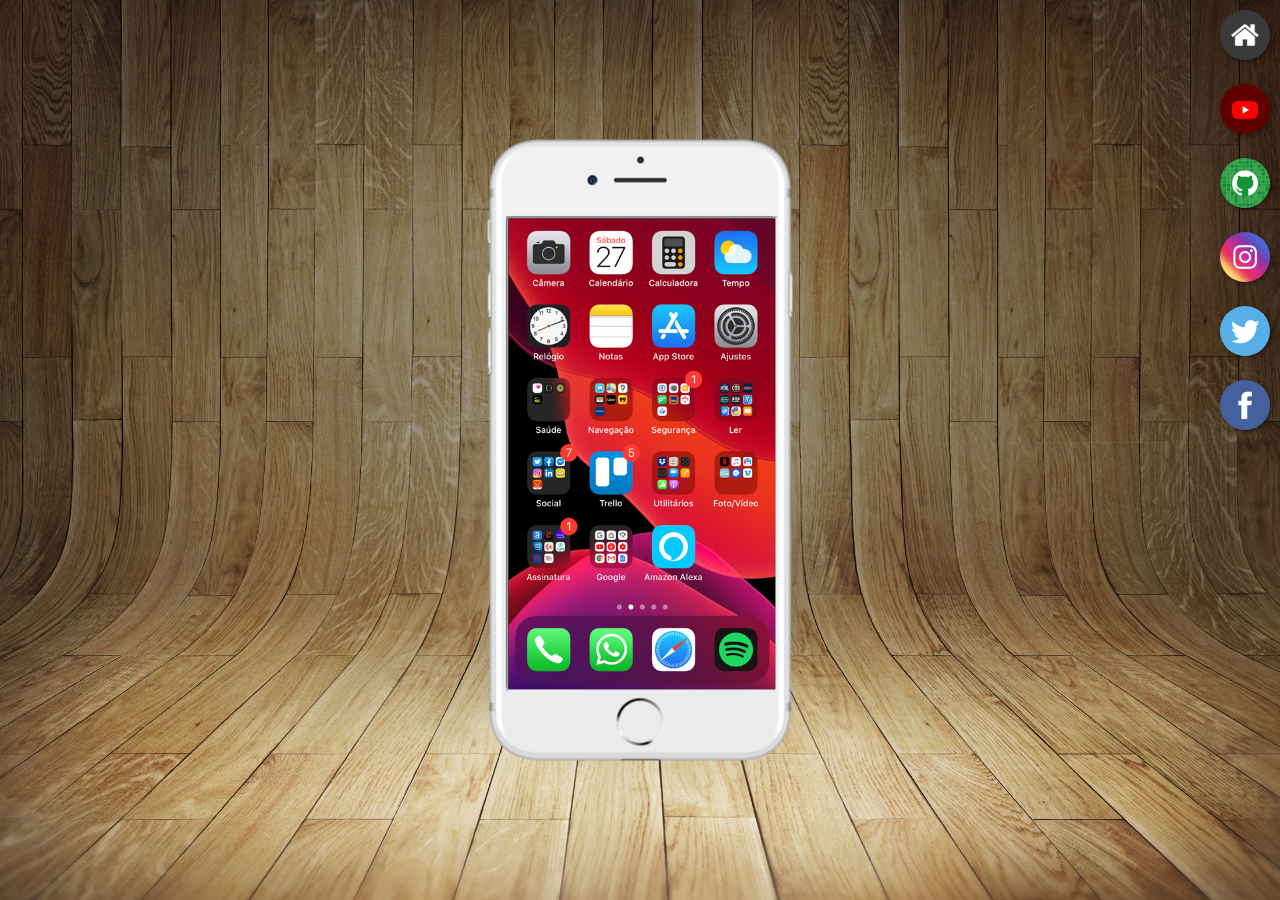
<file: index.html>
<!DOCTYPE html>
<html lang="pt-br">
<head>
    <meta charset="UTF-8">
    <meta name="viewport" content="width=device-width, initial-scale=1.0">
    <link rel="shortcut icon" href="favicon.ico" type="image/x-icon">
    <link rel="stylesheet" href="estilos/style.css">
    <title>Projeto Redes Sociais</title>
</head>
<body>
    <main>
        <section id="telefone">
            <iframe src="home.html" name="tela" id="tela">Seu navegador não é compativel com isso.</iframe>

        </section>

        <section id="redes-sociais">
            <a href="home.html" target="tela"><img src="imagens/logo-home.jpg" alt=""></a> <br>
            <a href="youtube.html" target="tela"><img src="imagens/logo-youtube.jpg" alt=""></a> <br>
            <a href="github.html" target="tela"><img src="imagens/logo-github.jpg" alt=""></a> <br>
            <a href="instagram.html" target="tela"><img src="imagens/logo-instagram.jpg" alt=""></a> <br>
            <a href="twitter.html" target="tela"><img src="imagens/logo-twitter.jpg" alt=""></a> <br>
            <a href="facebook.html" target="tela"><img src="imagens/logo-facebook.jpg" alt=""></a>
        </section>
    </main>

   
    
</body>
</html>
</file>
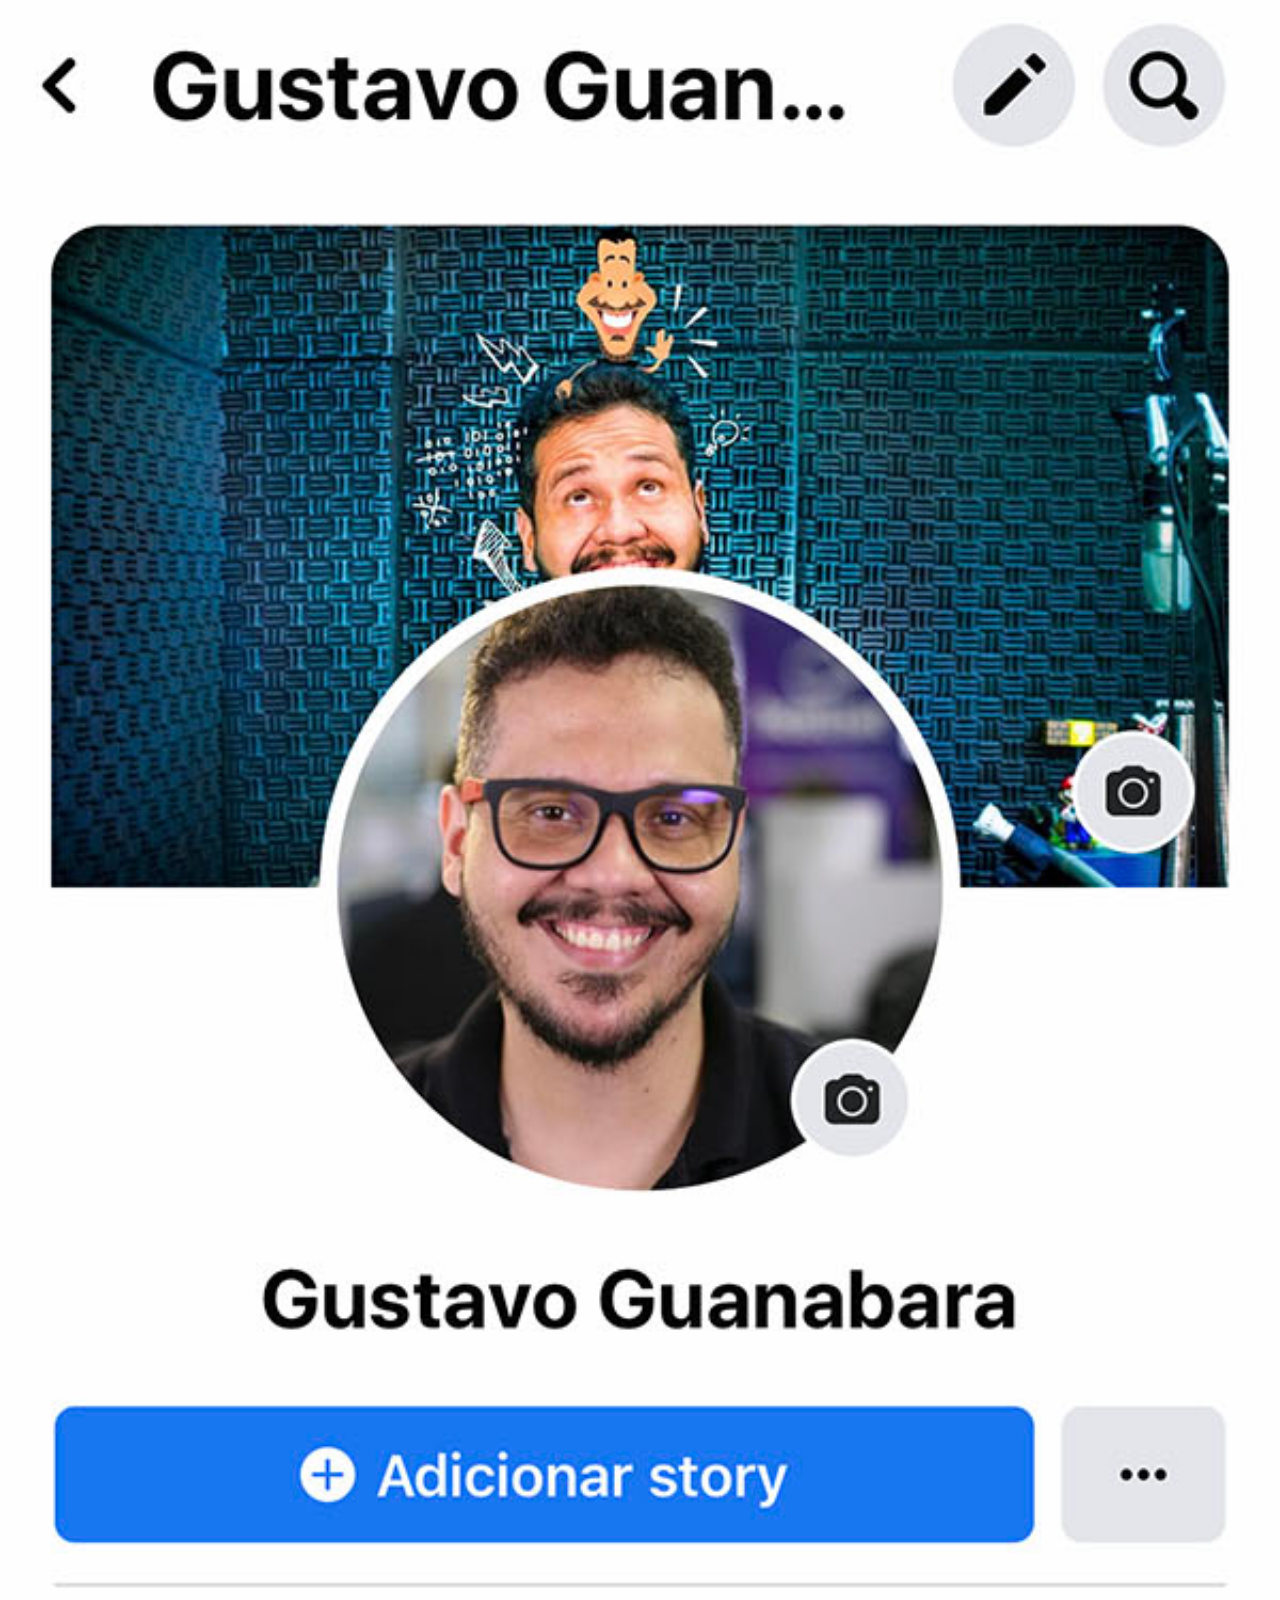
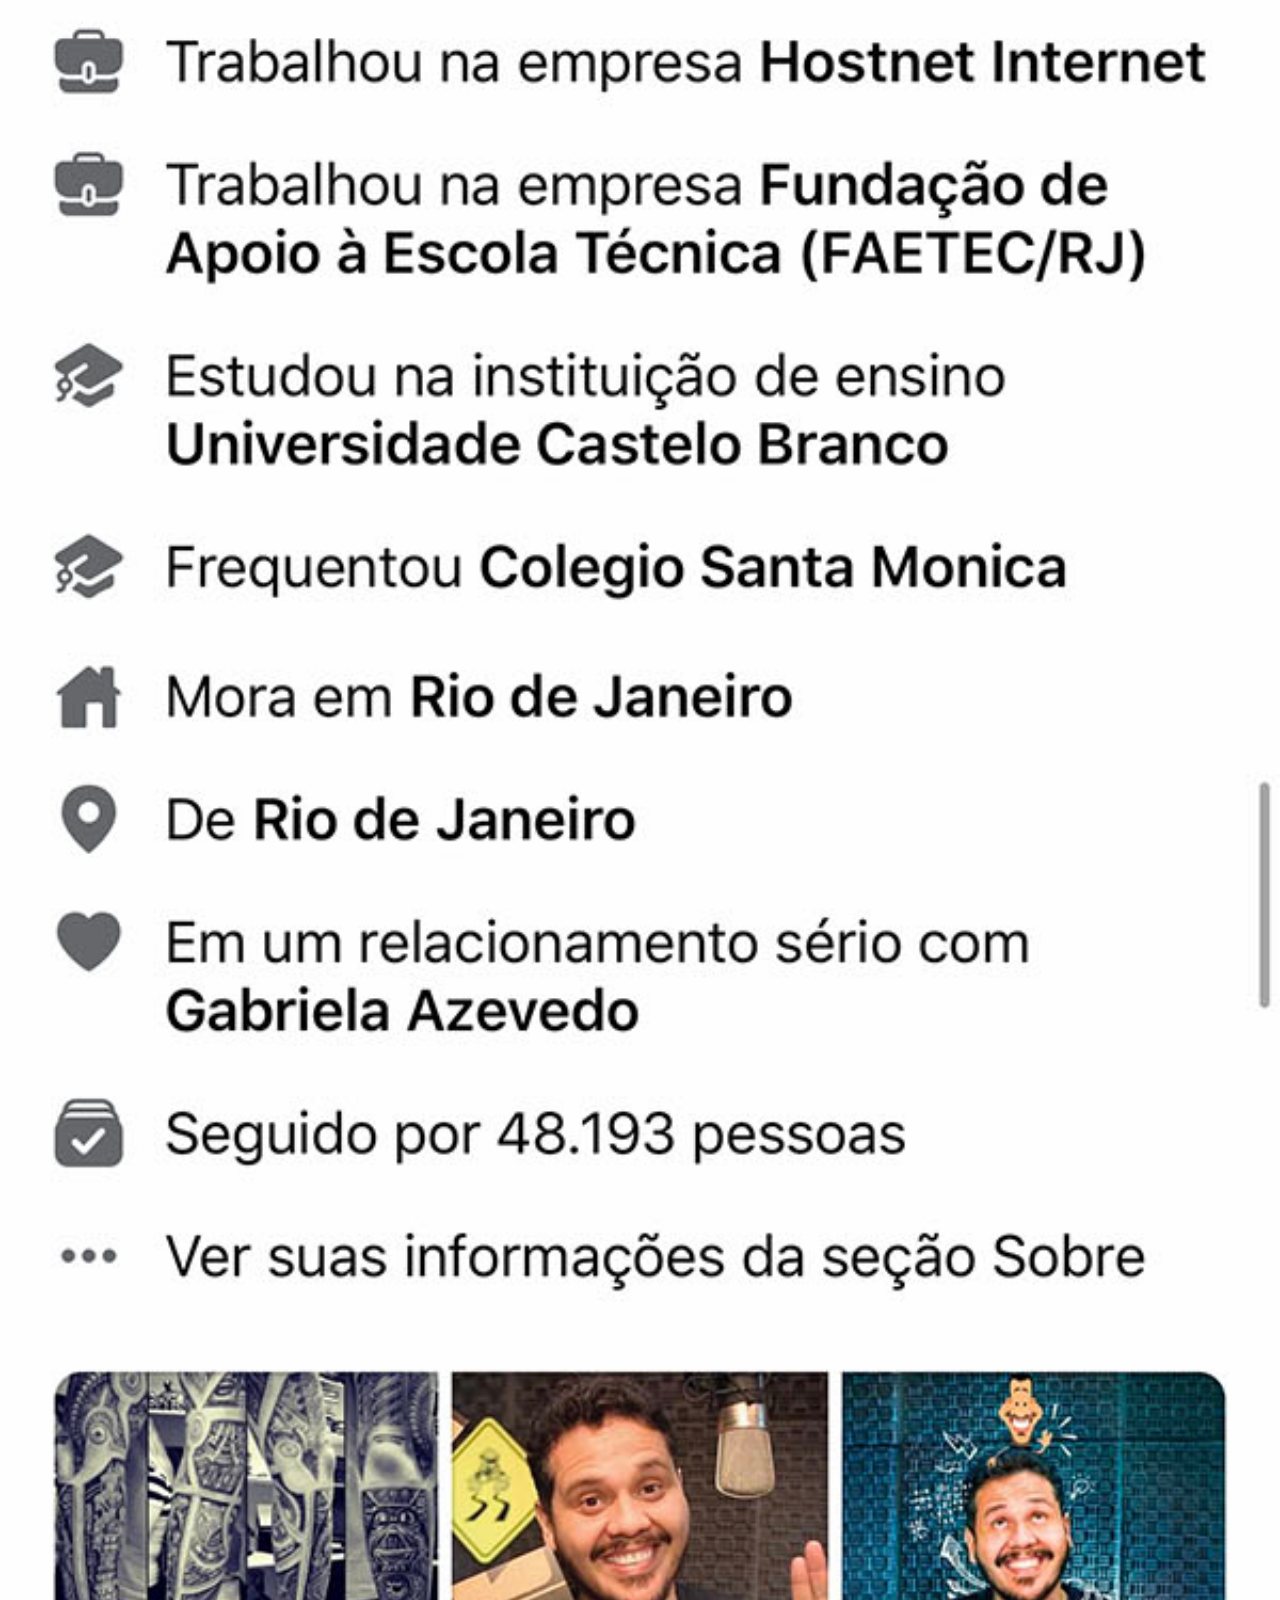
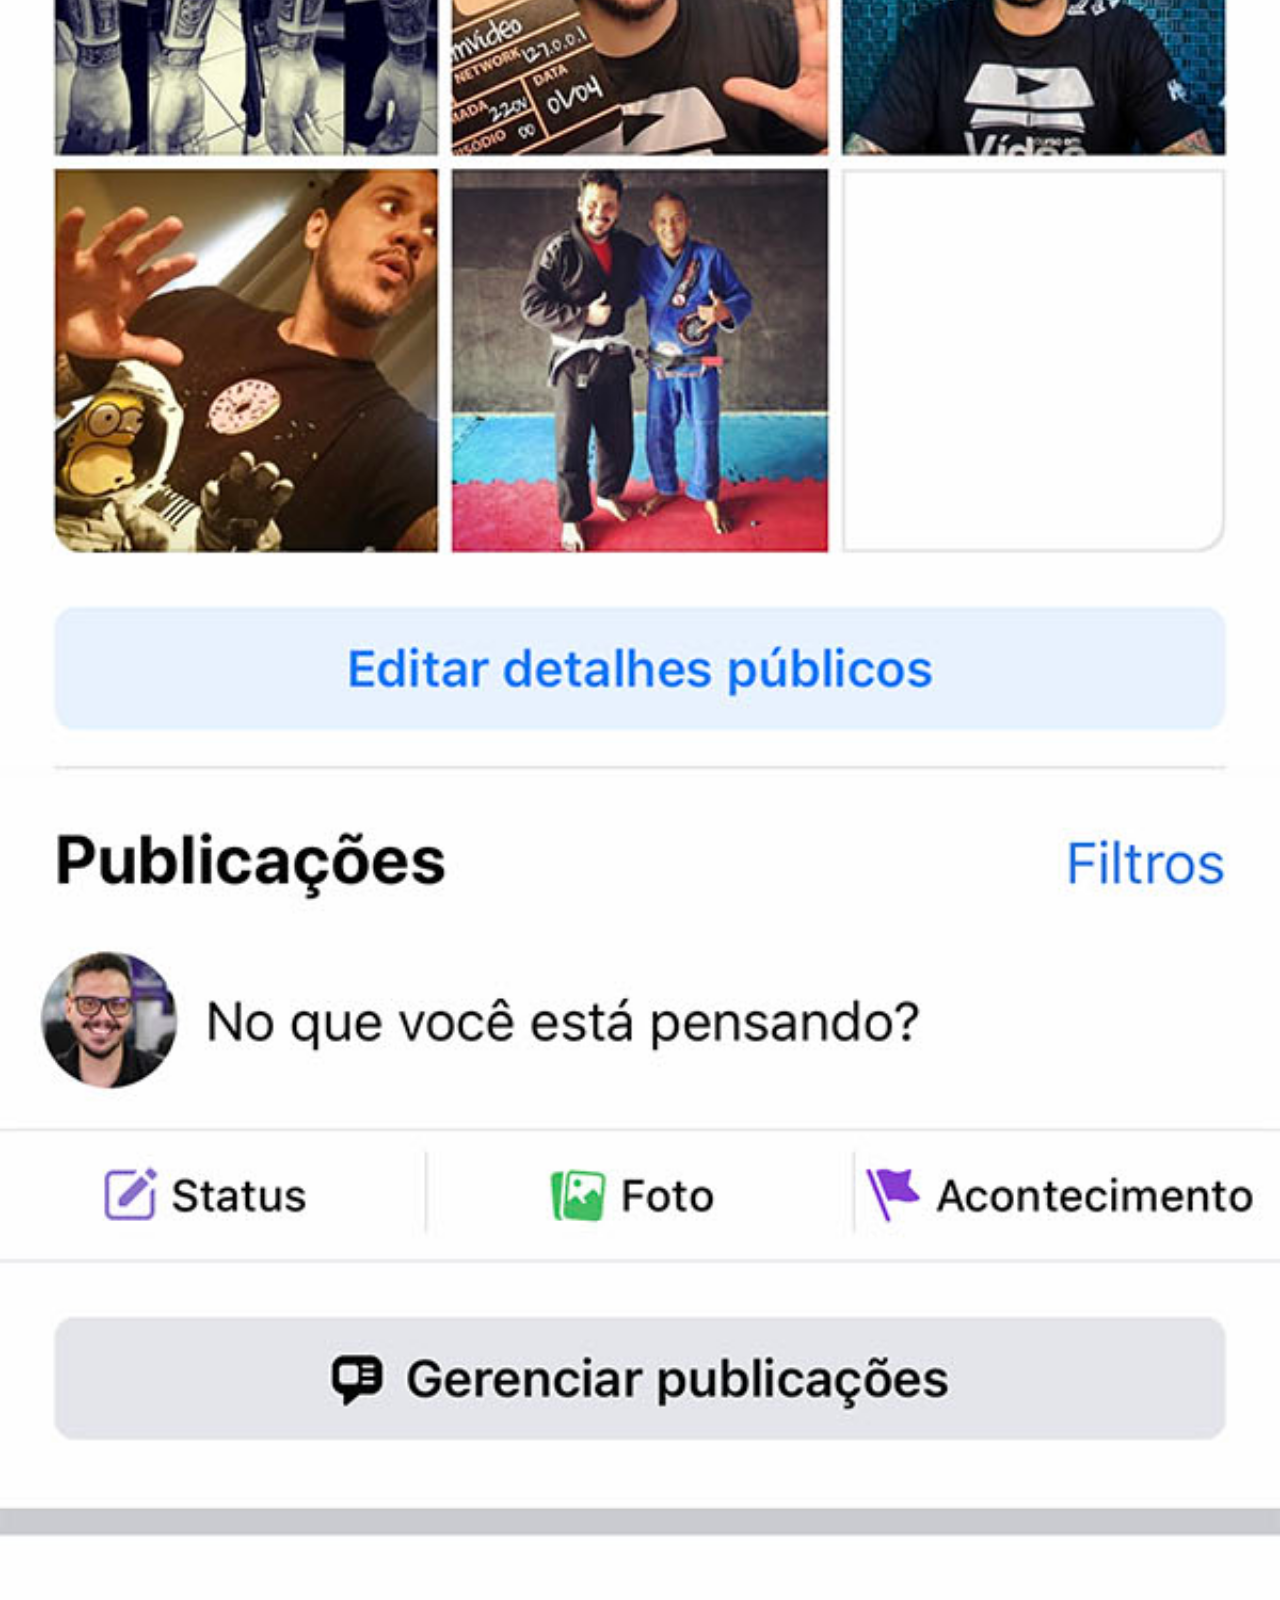
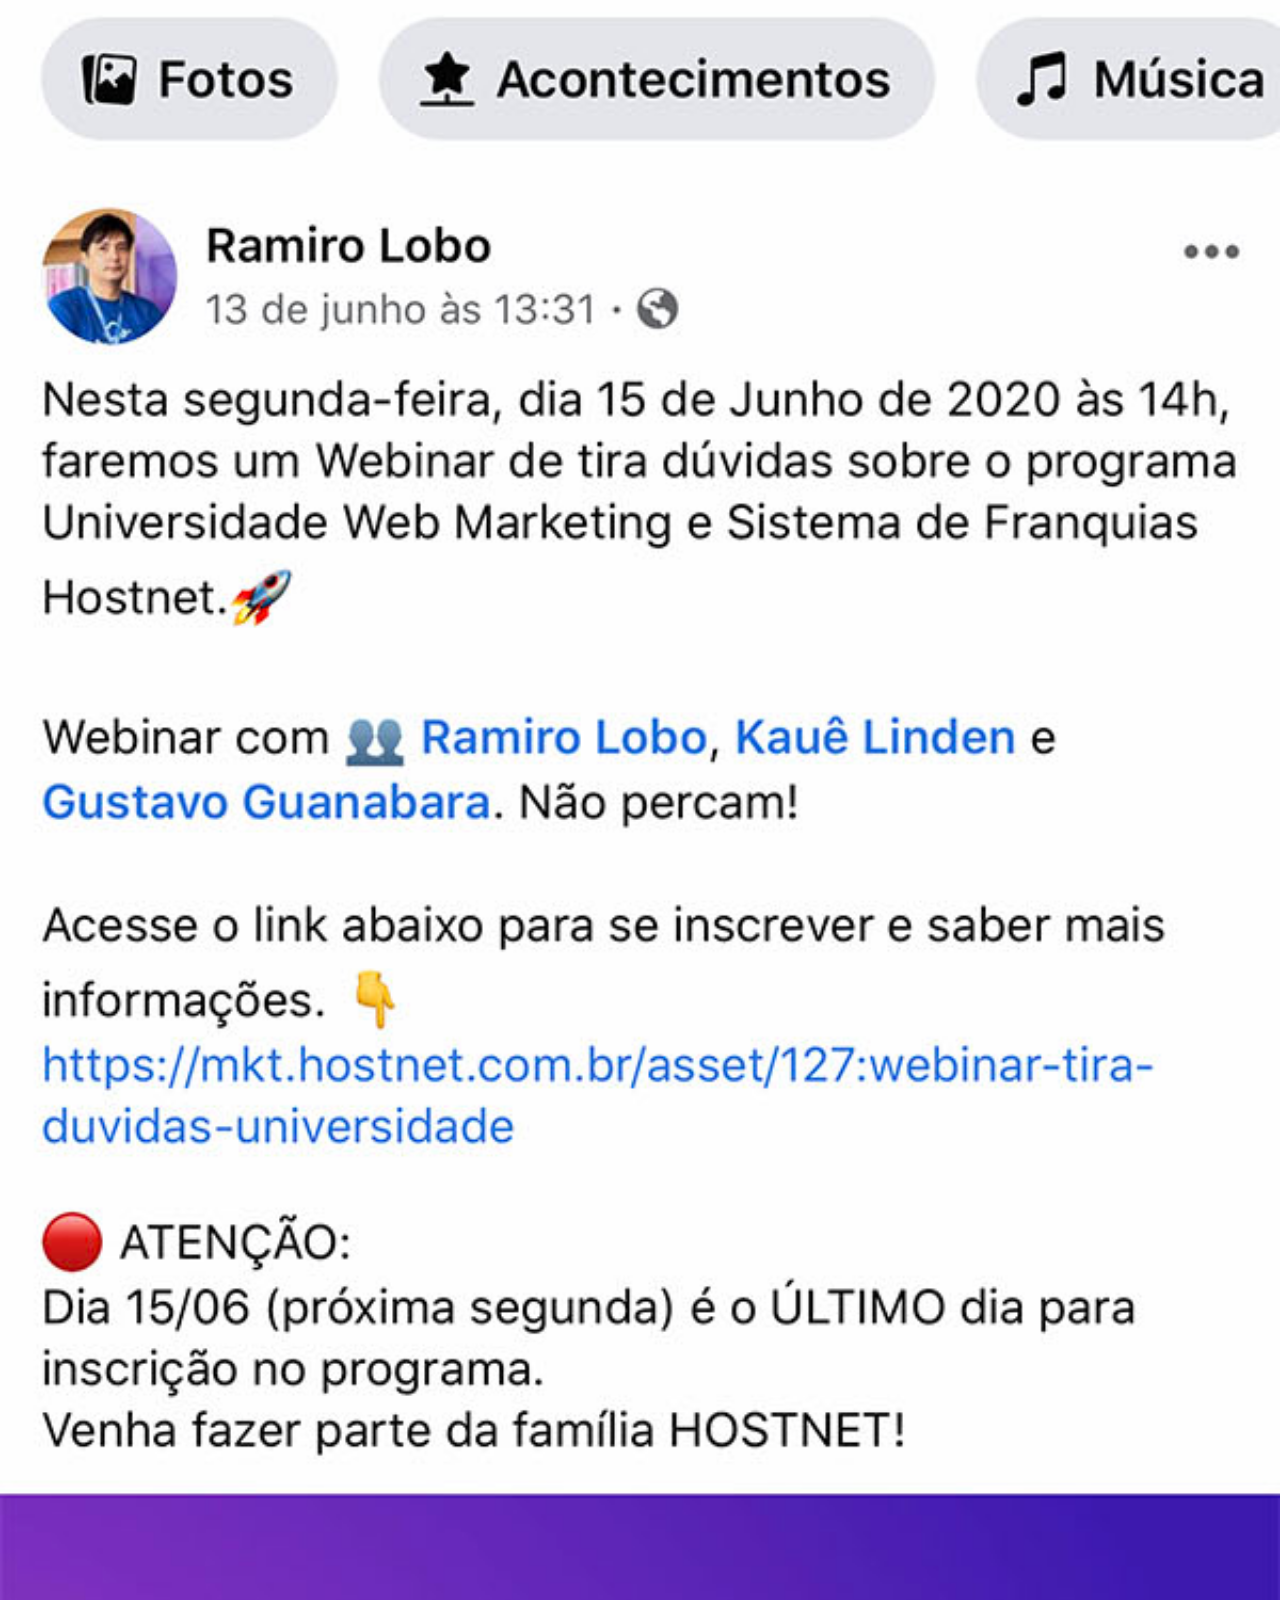
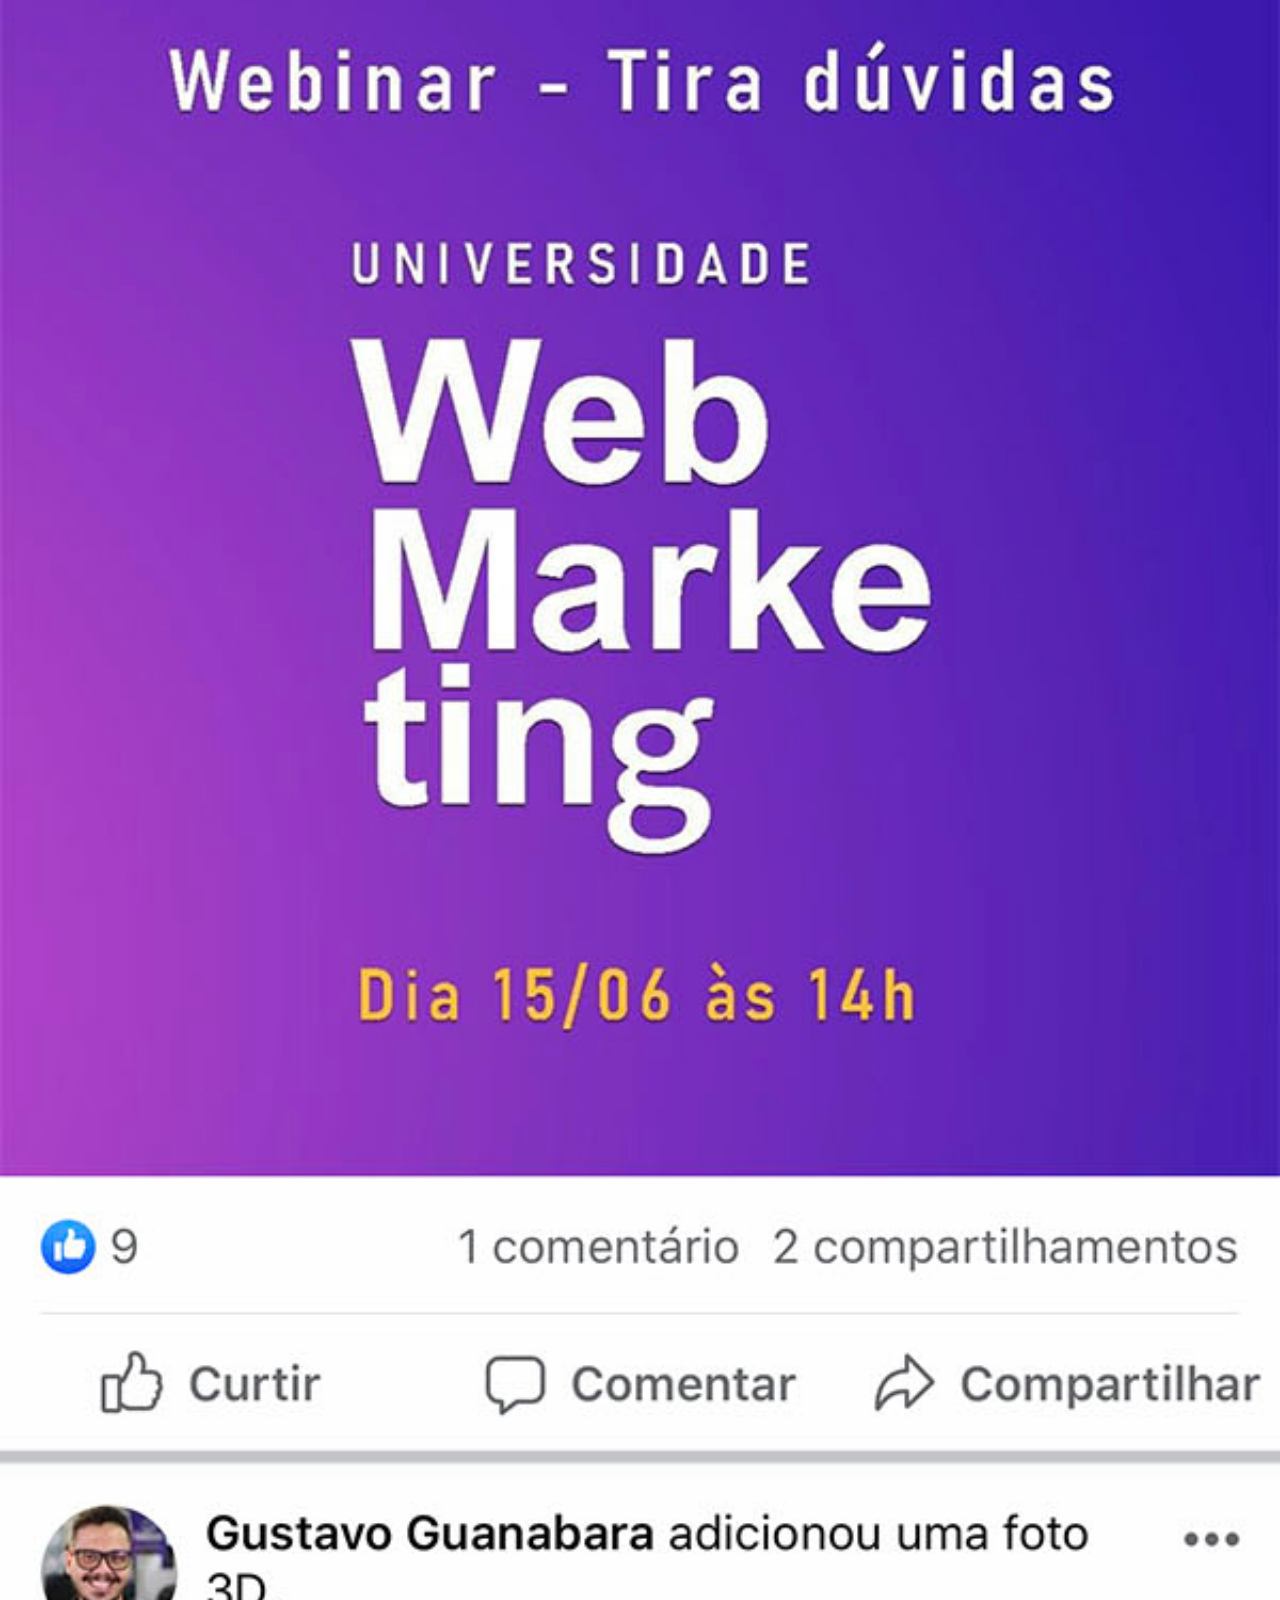
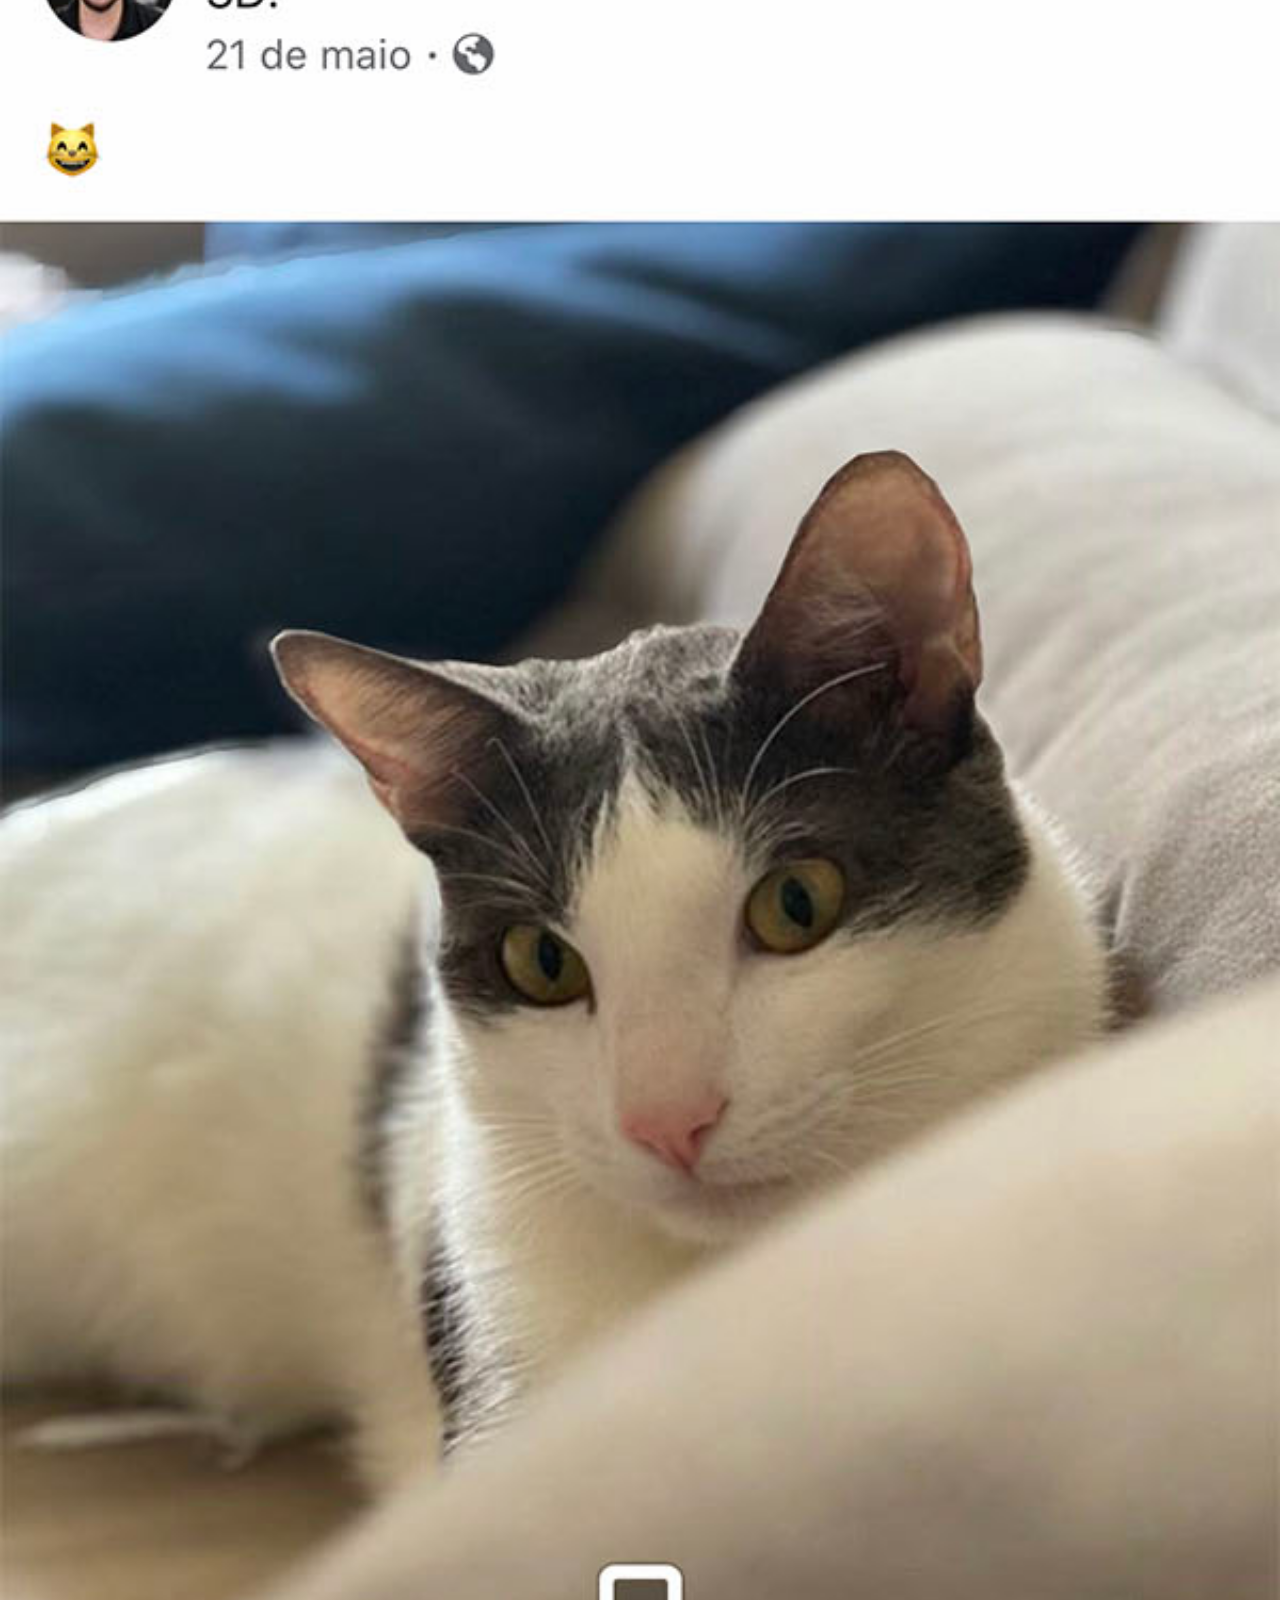
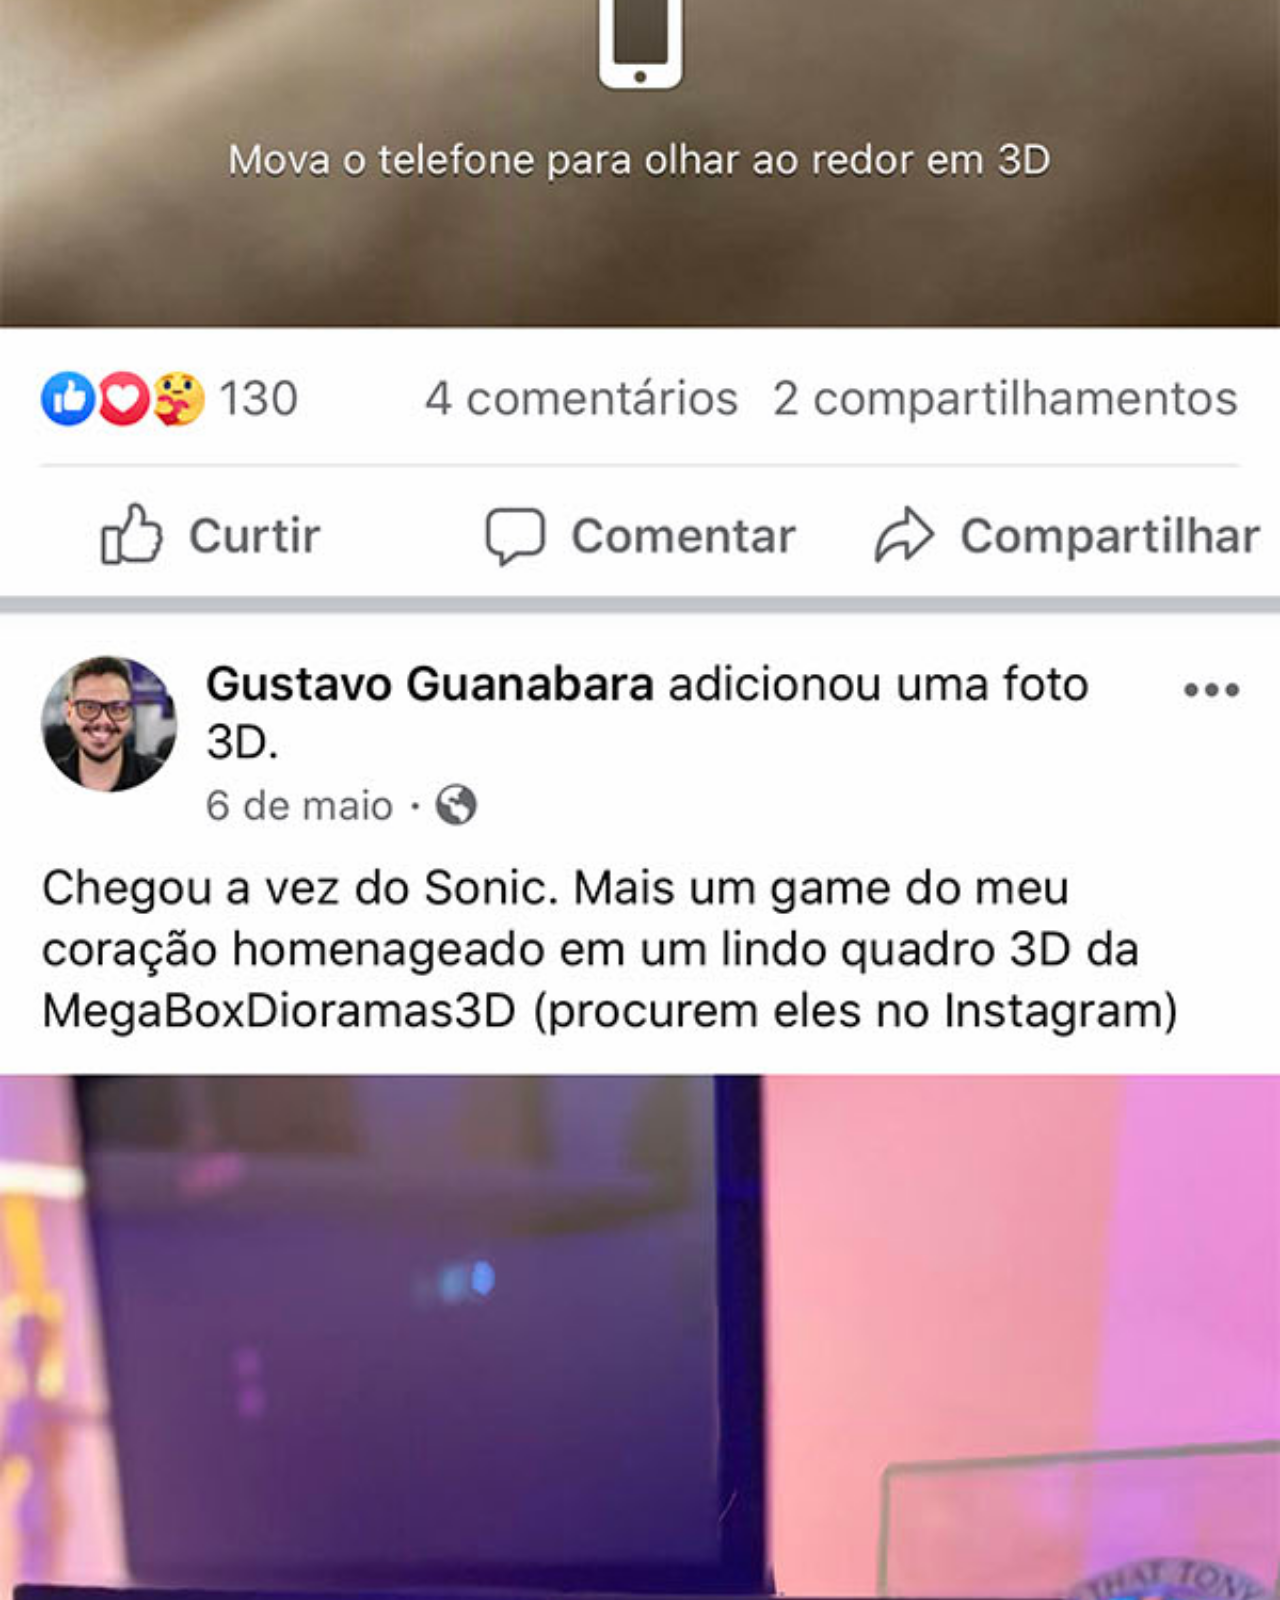
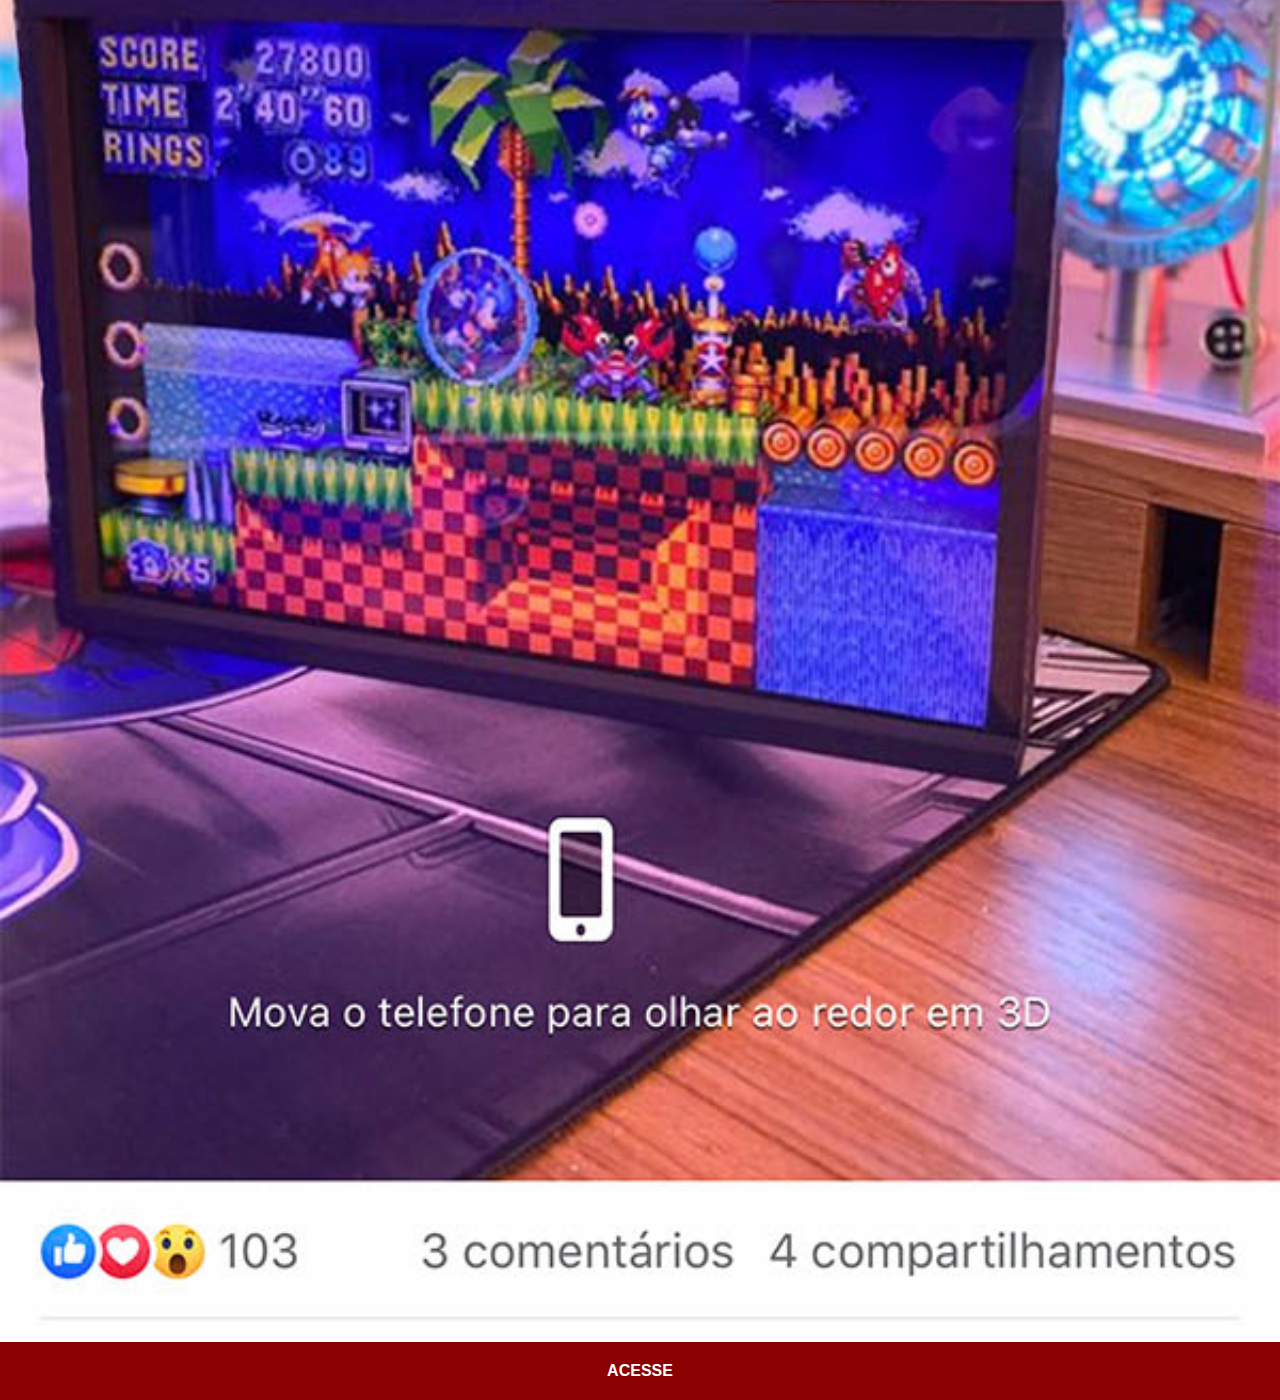
<file: facebook.html>
<!DOCTYPE html>
<html lang="pt-br">
<head>
    <meta charset="UTF-8">
    <meta name="viewport" content="width=device-width, initial-scale=1.0">
    <title>Facebook</title>
    <link rel="stylesheet" href="estilos/social.css">
</head>
<body>
    <img src="imagens/tela-facebook.jpg" alt="Facebook">
    <a href="https://www.facebook.com/gustavoguanabara/?locale=pt_PT" target="_blank">ACESSE</a>
    
</body>
</html>
</file>
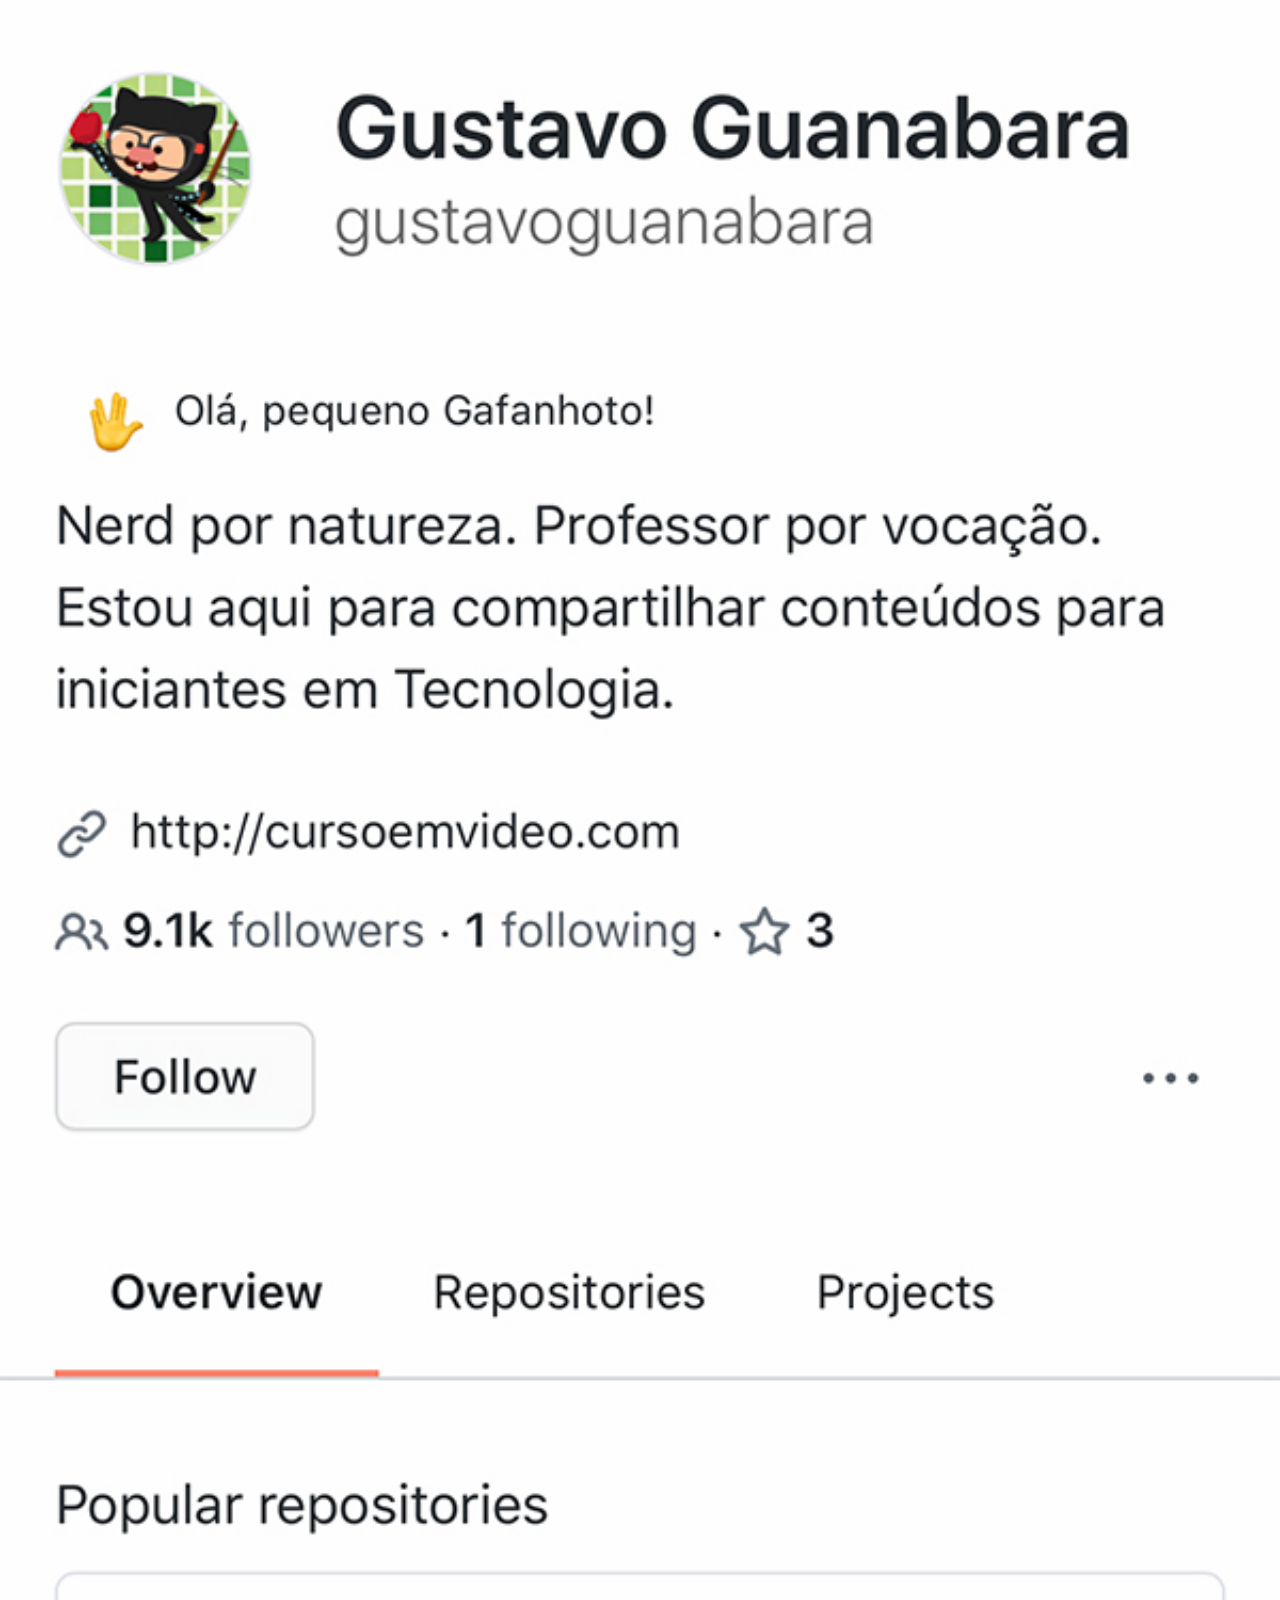
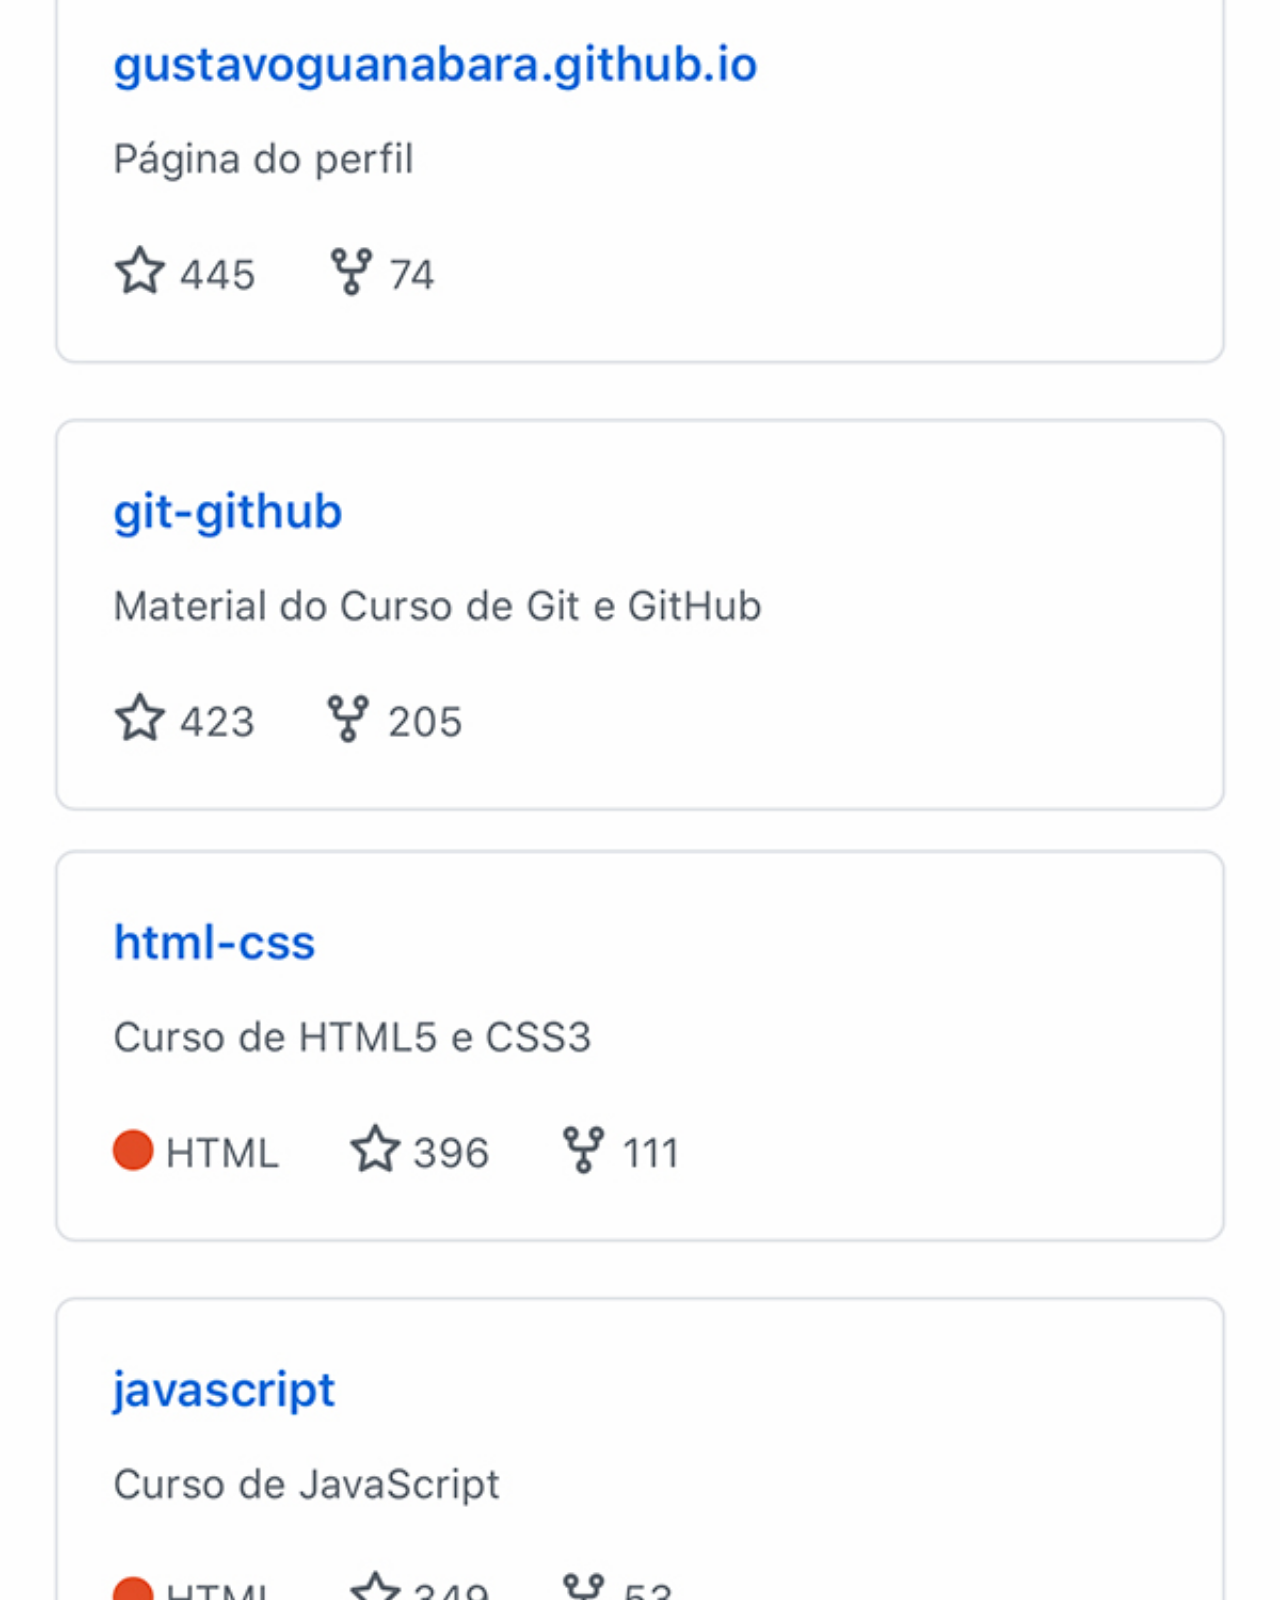
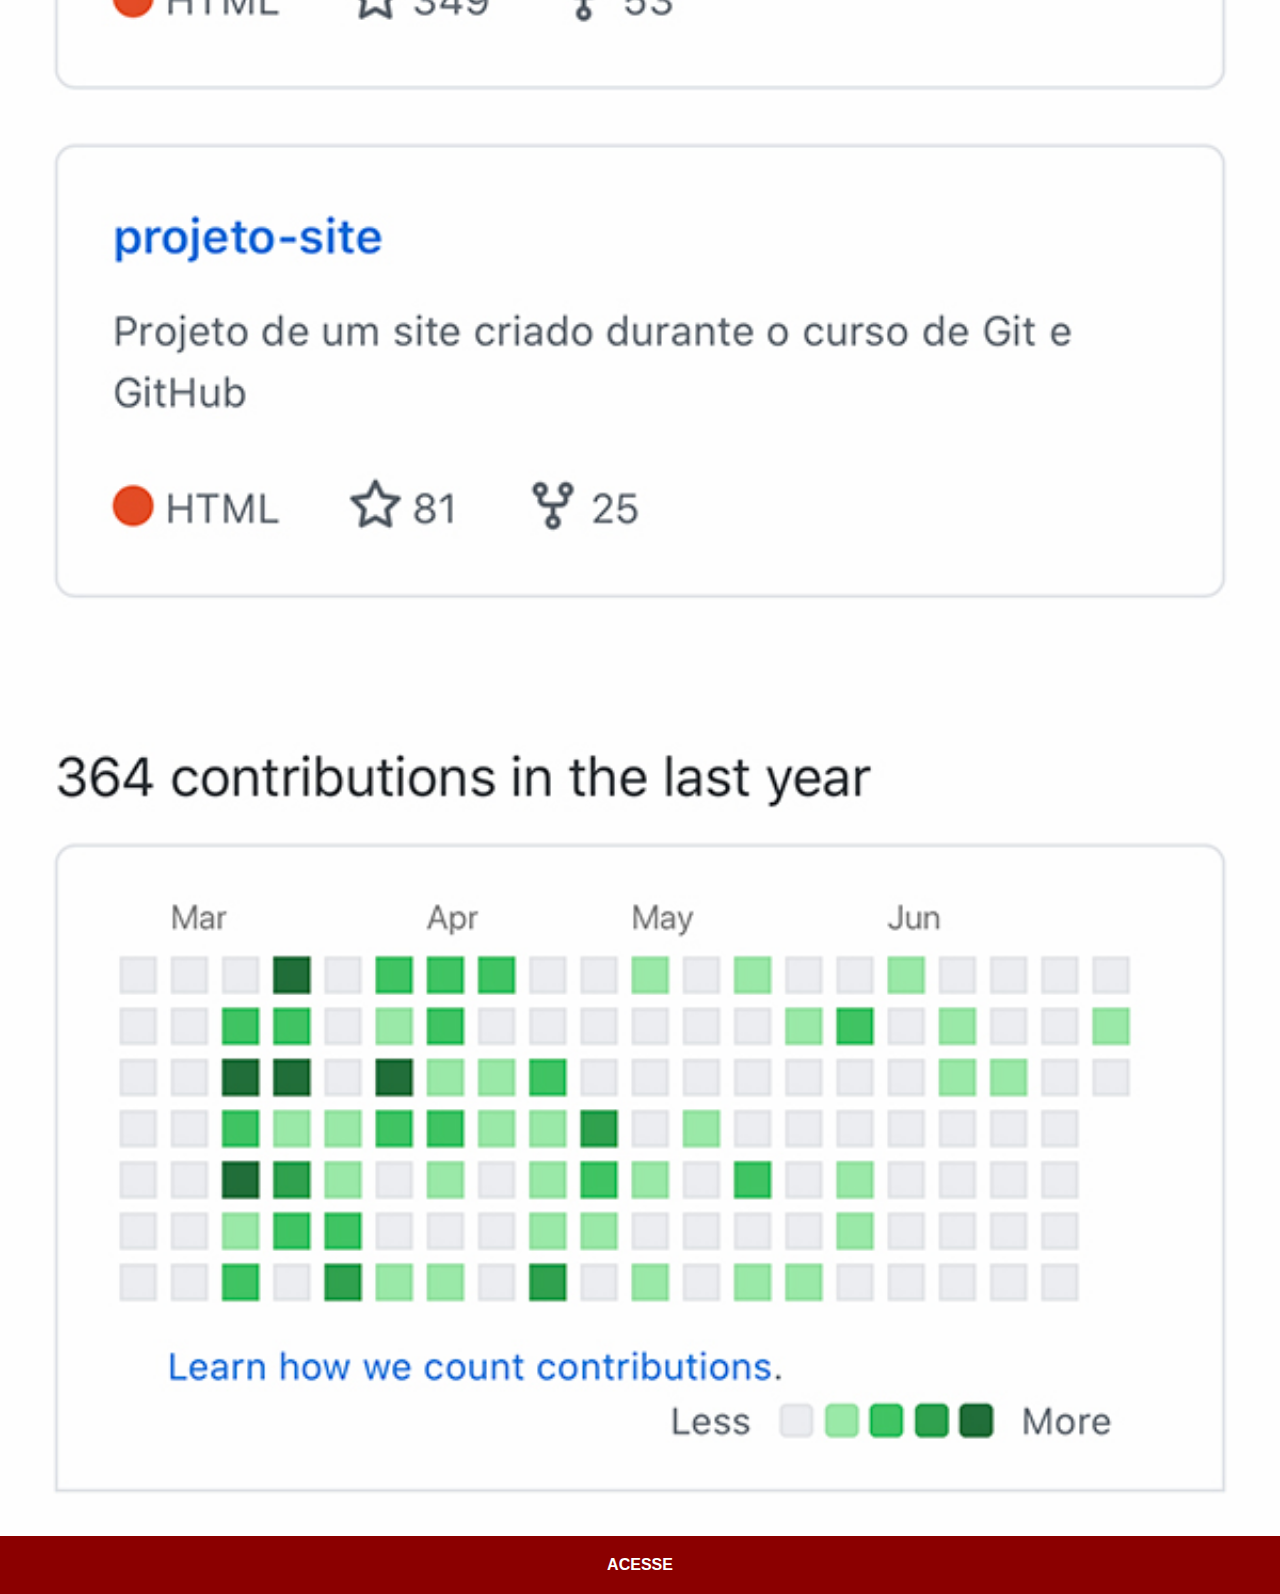
<file: github.html>
<!DOCTYPE html>
<html lang="pt-br">
<head>
    <meta charset="UTF-8">
    <meta name="viewport" content="width=device-width, initial-scale=1.0">
    <title>Github</title>
    <link rel="stylesheet" href="estilos/social.css">
</head>
<body>
    <img src="imagens/tela-github.jpg" alt="Github">
    <a href="https://github.com/gustavoguanabara" target="_blank">ACESSE</a>
    
</body>
</html>
</file>
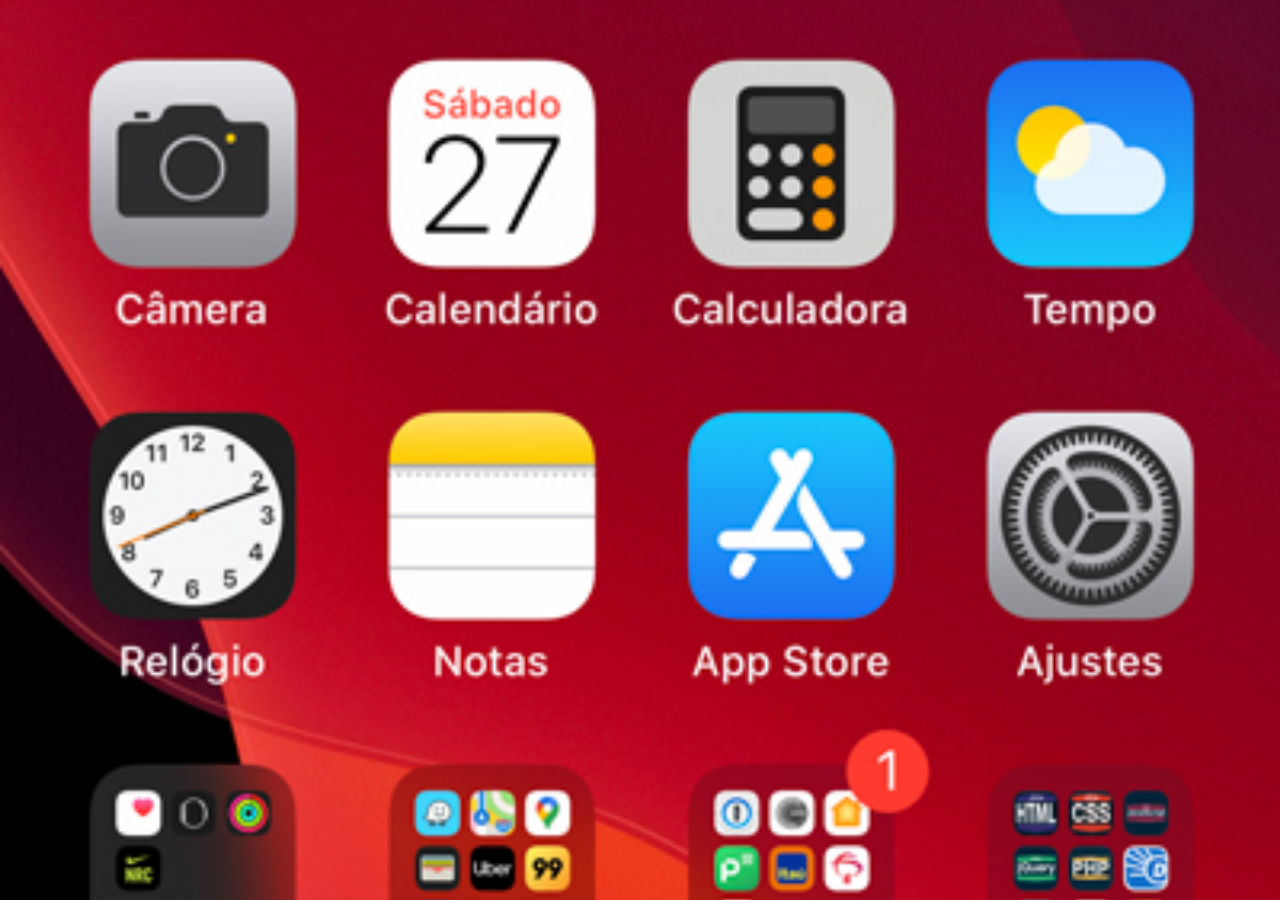
<file: home.html>
<!DOCTYPE html>
<html lang="pt-br">
<head>
    <meta charset="UTF-8">
    <meta name="viewport" content="width=device-width, initial-scale=1.0">
    <title>Home</title>
    <style>
        * {
            margin: 0px;
            padding: 0px;
        }
        body {
            width: 100vw;
            height: 100vh;
            background: black url(imagens/tela-home.jpg) no-repeat top center
            ;
            background-size: cover;
        }
    </style>
</head>
<body>
    
</body>
</html>
</file>
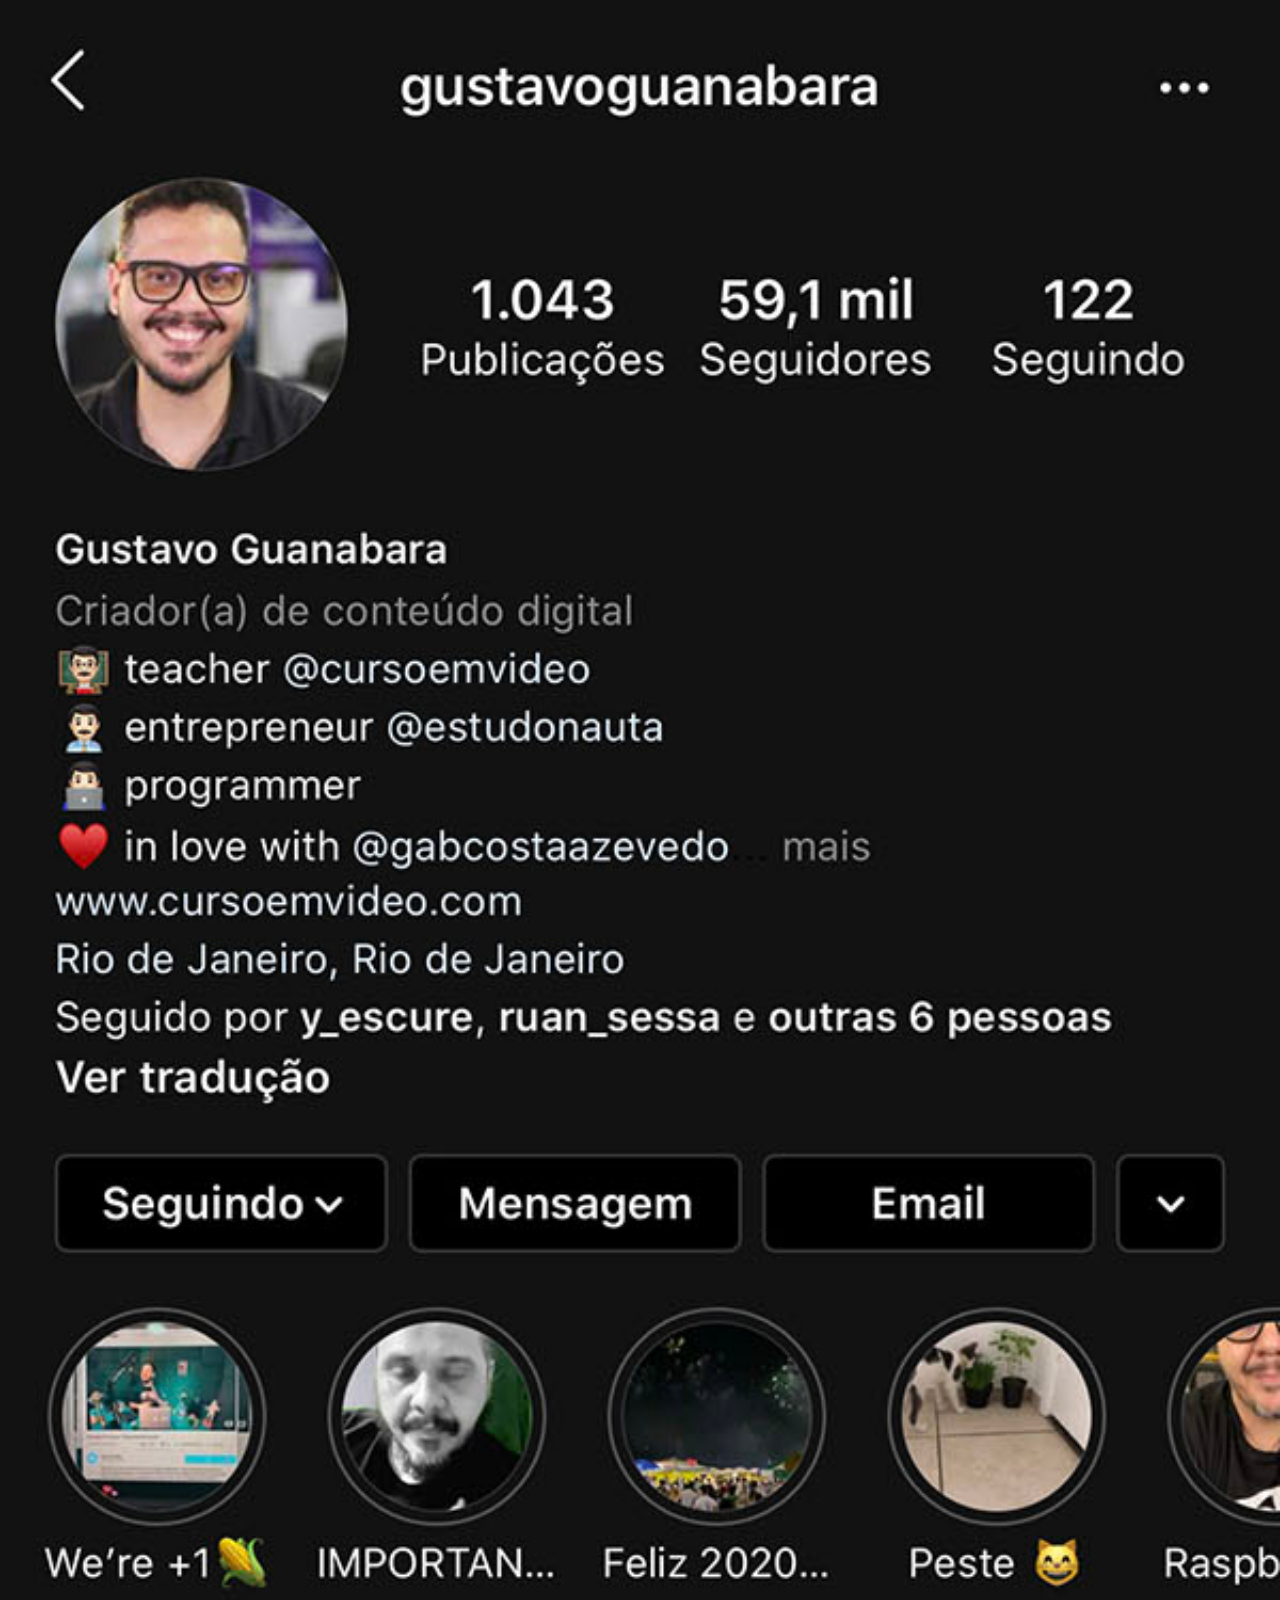
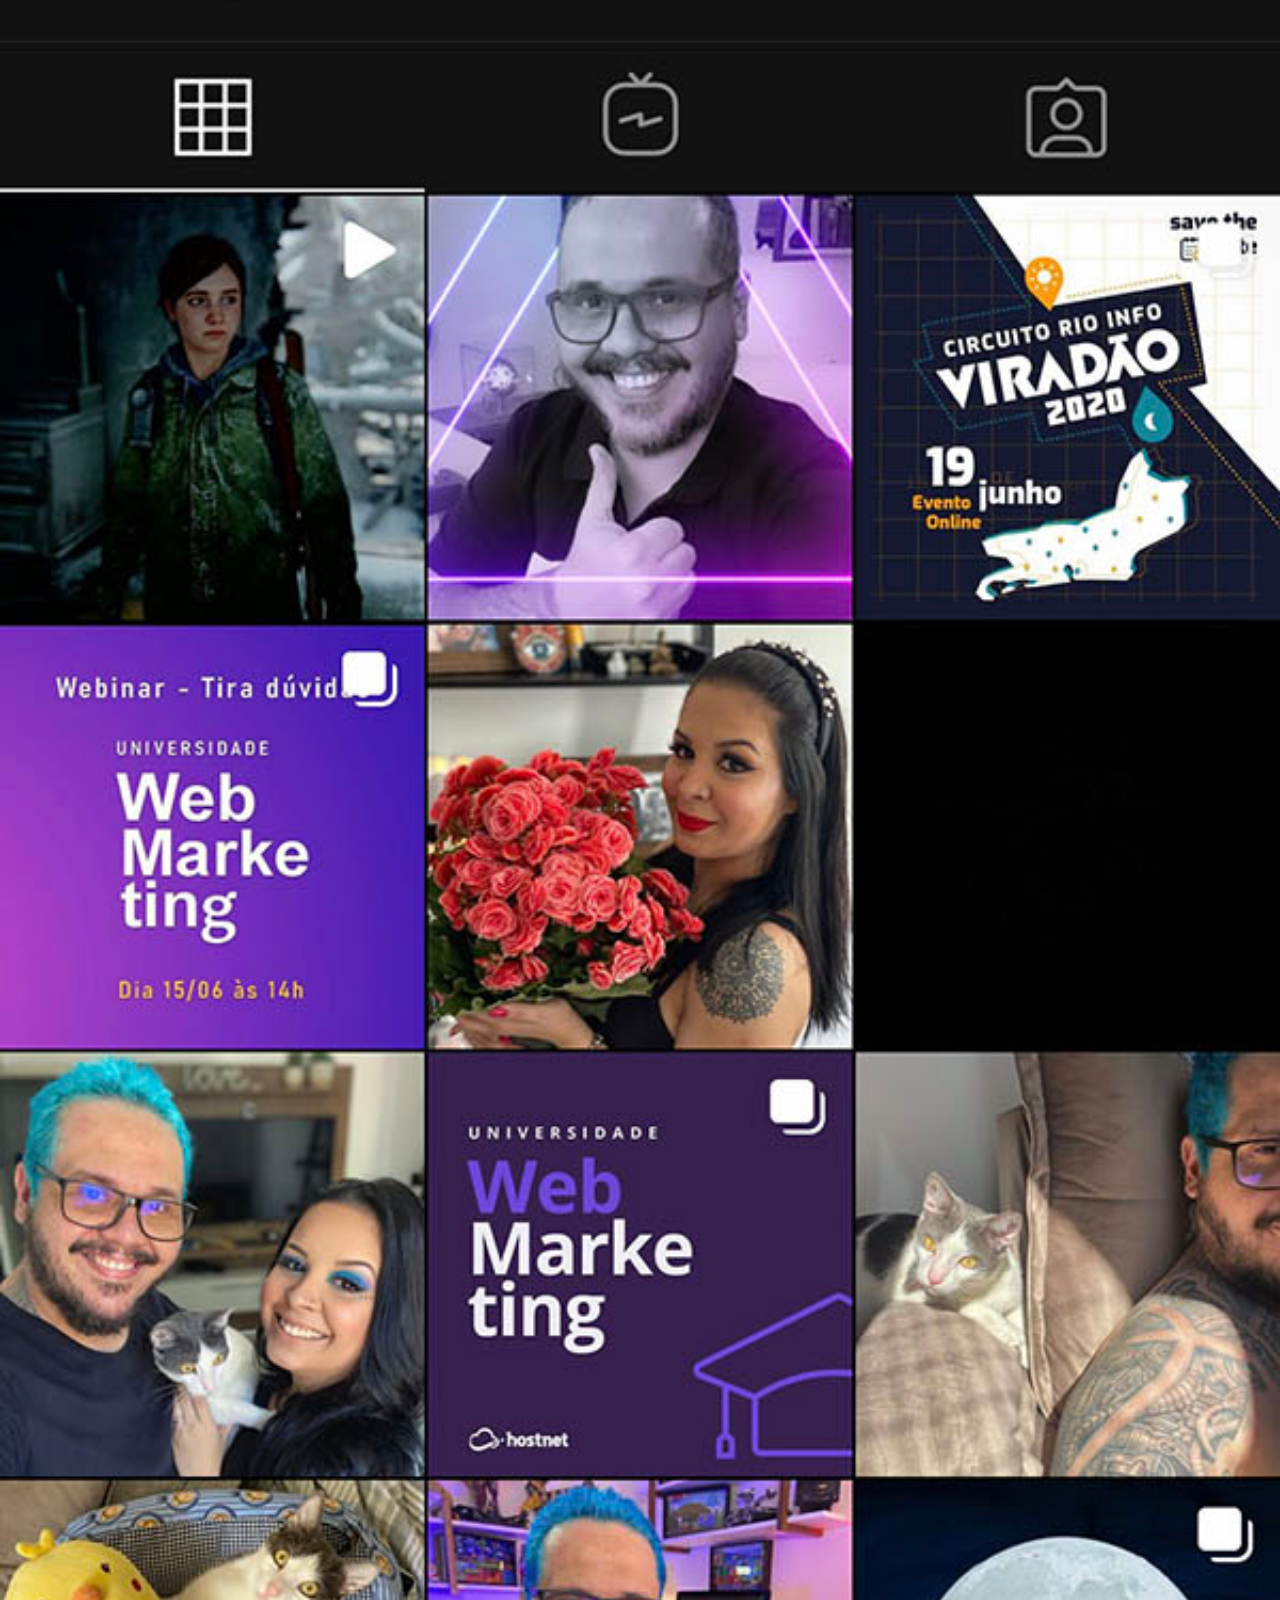
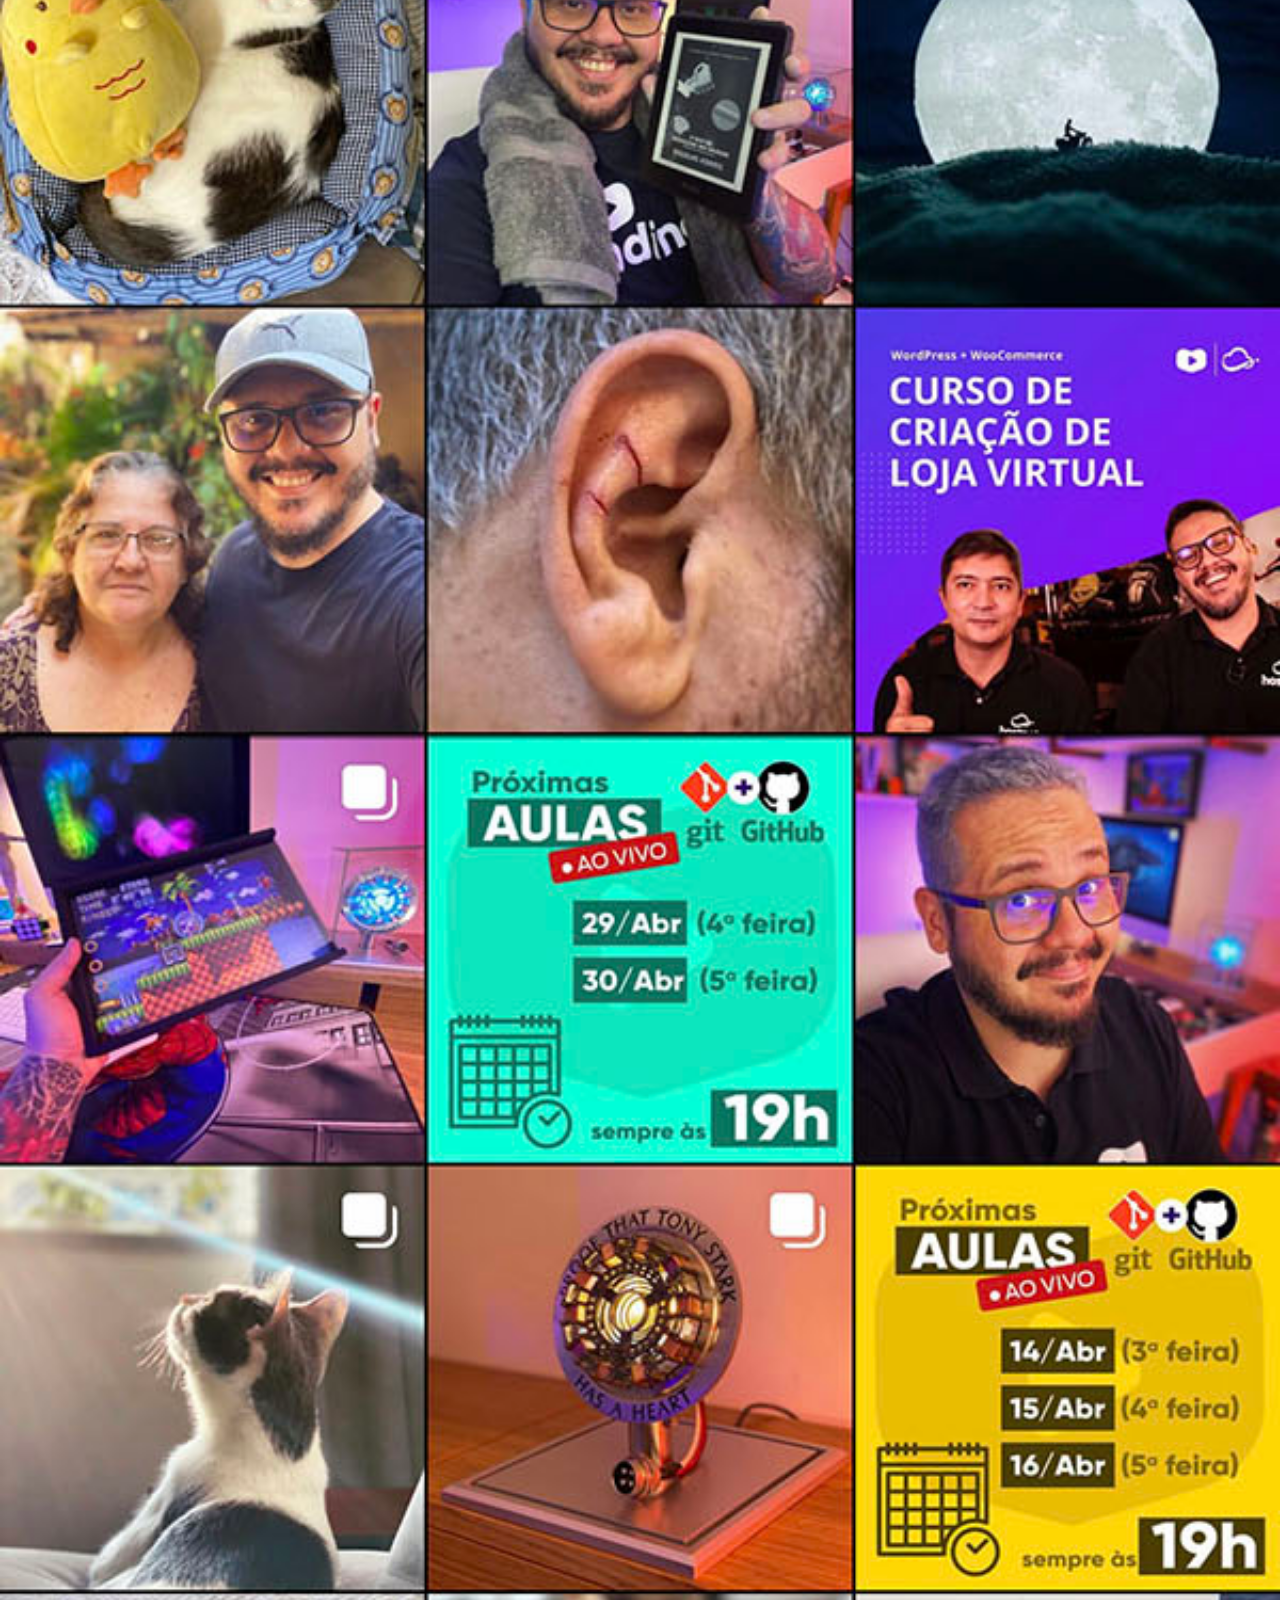
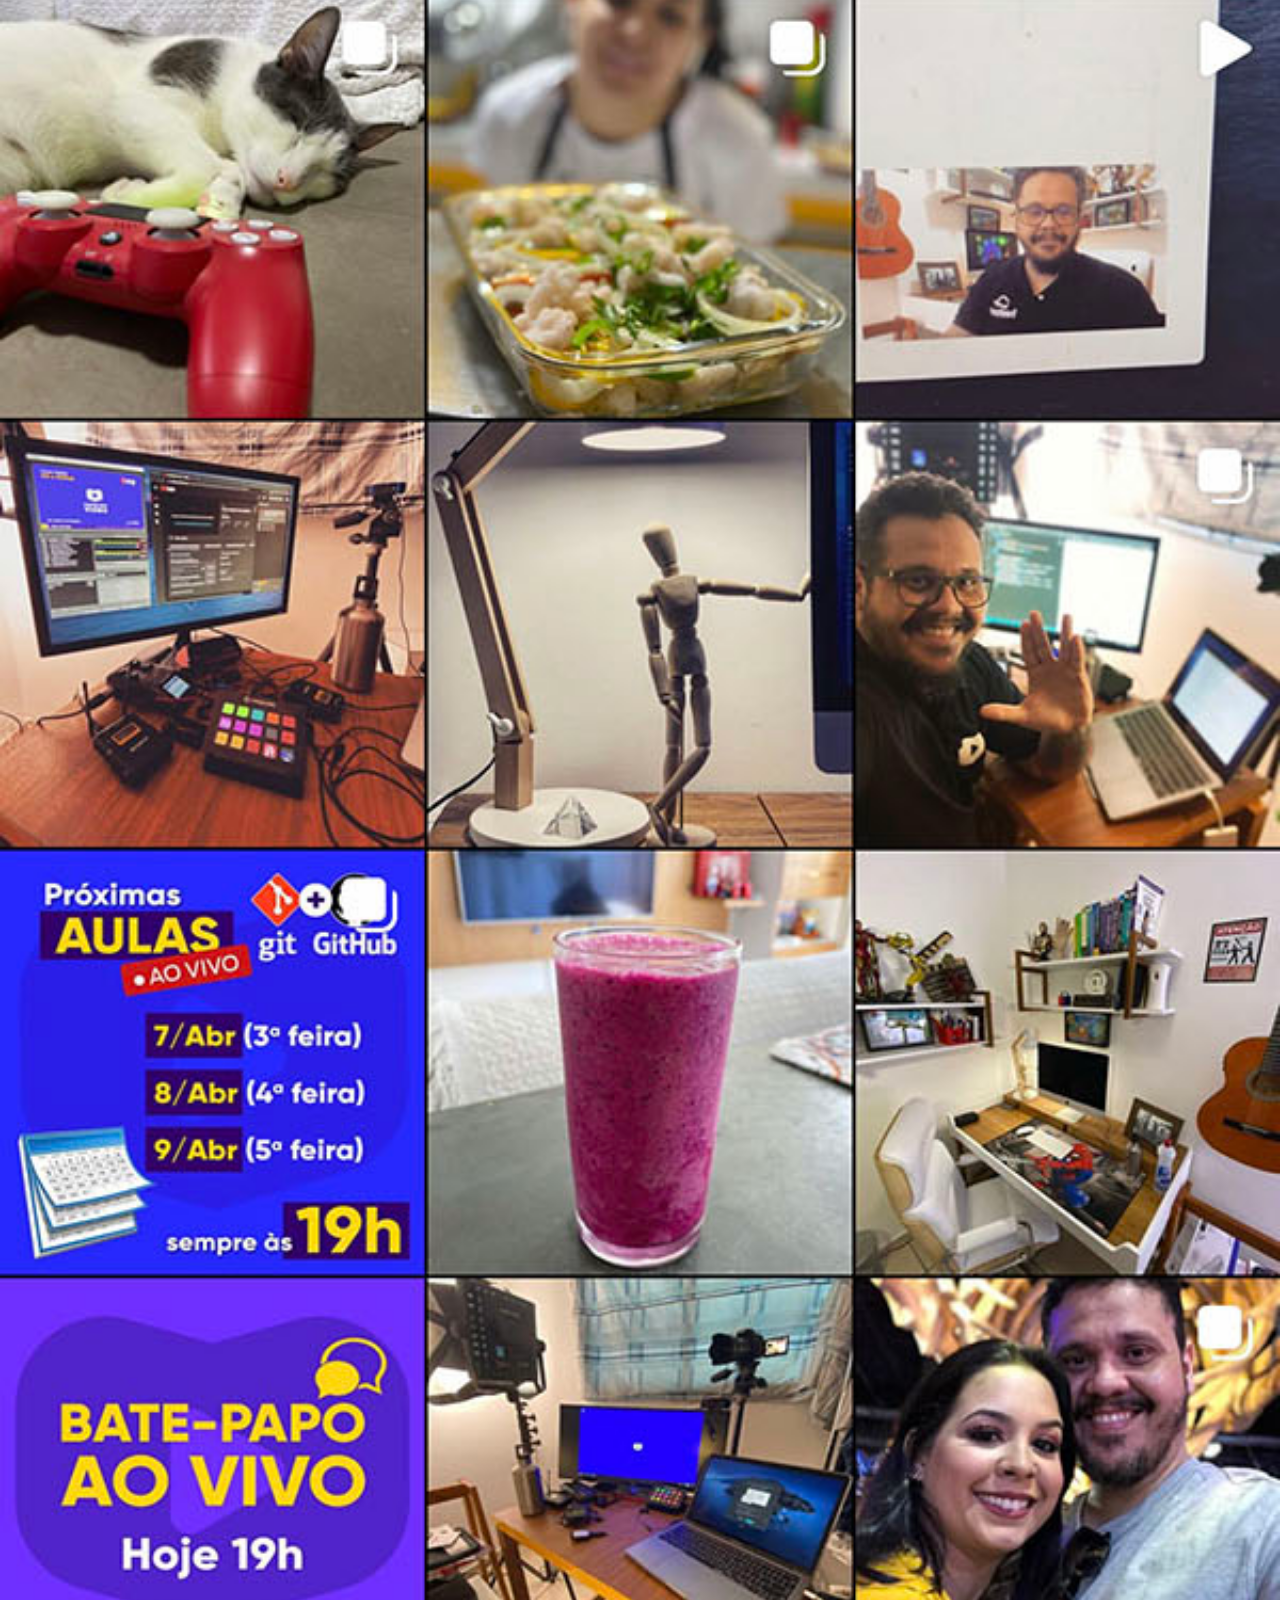
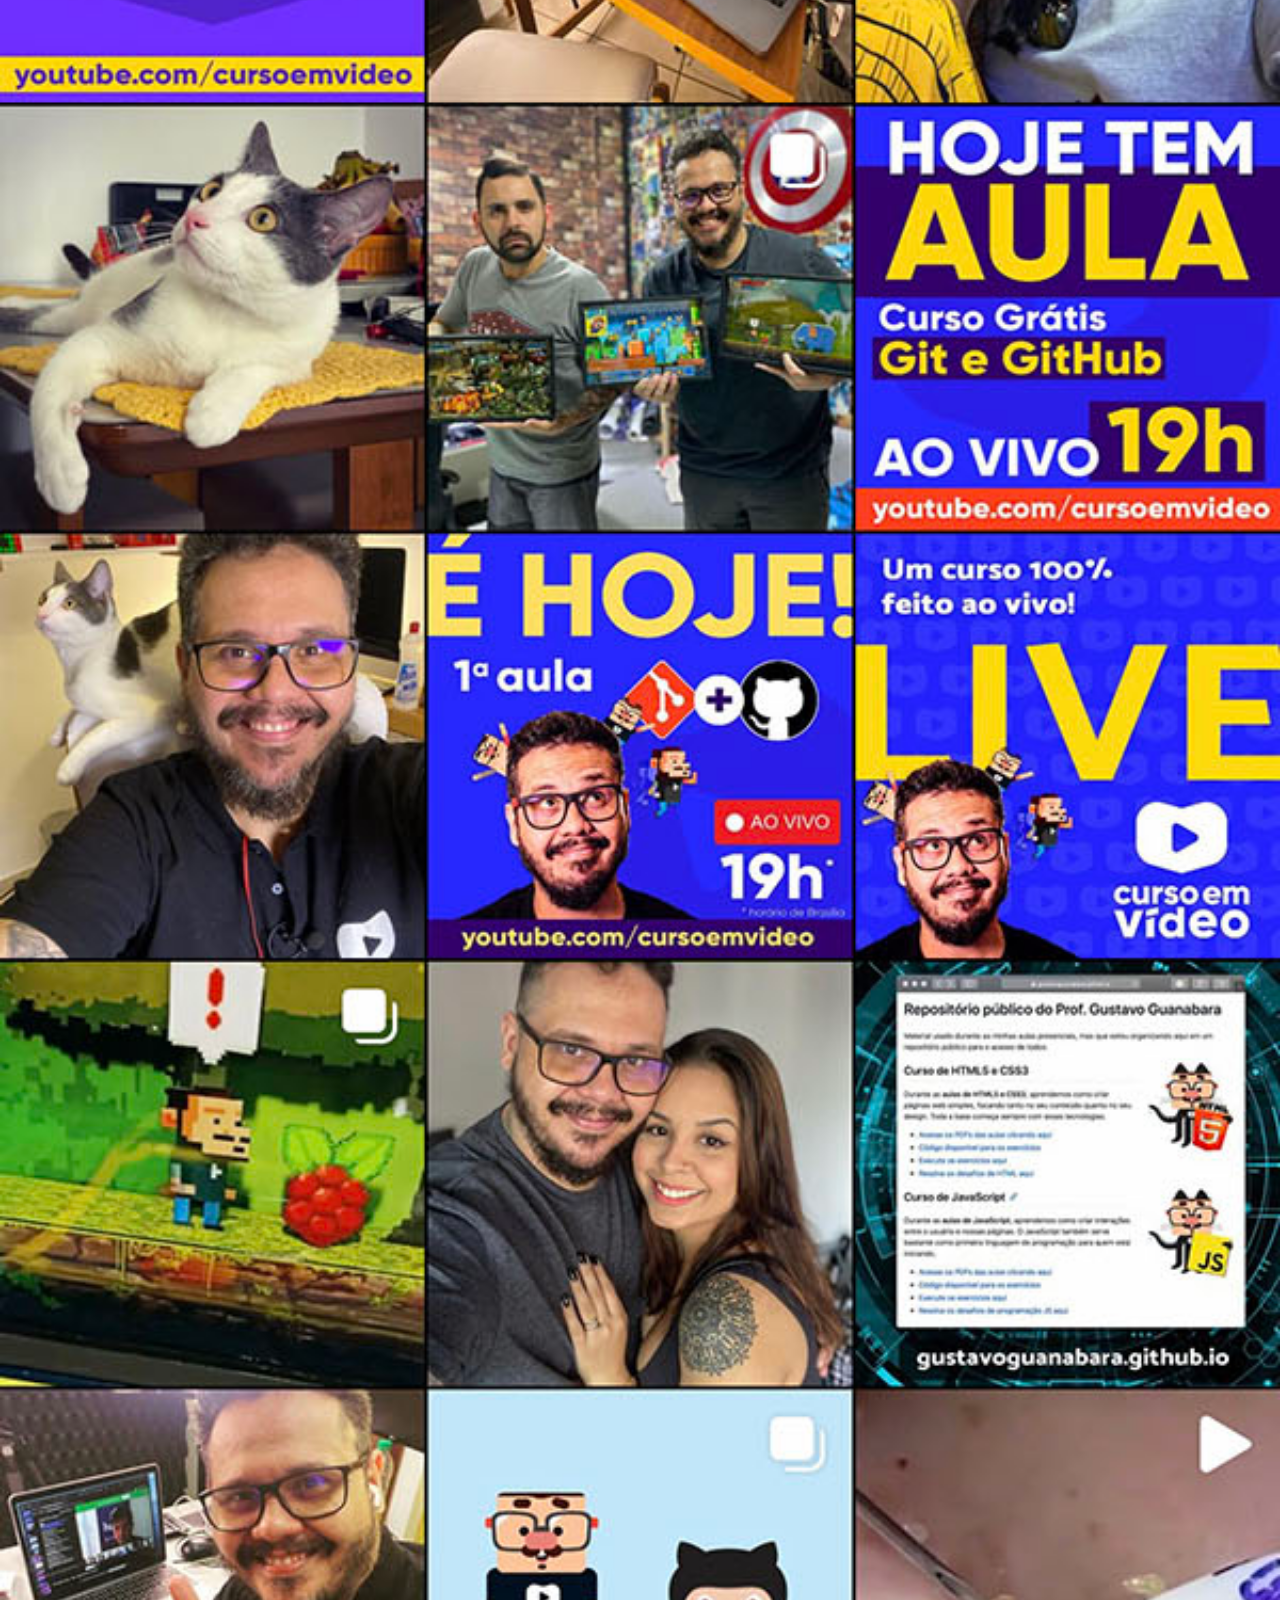
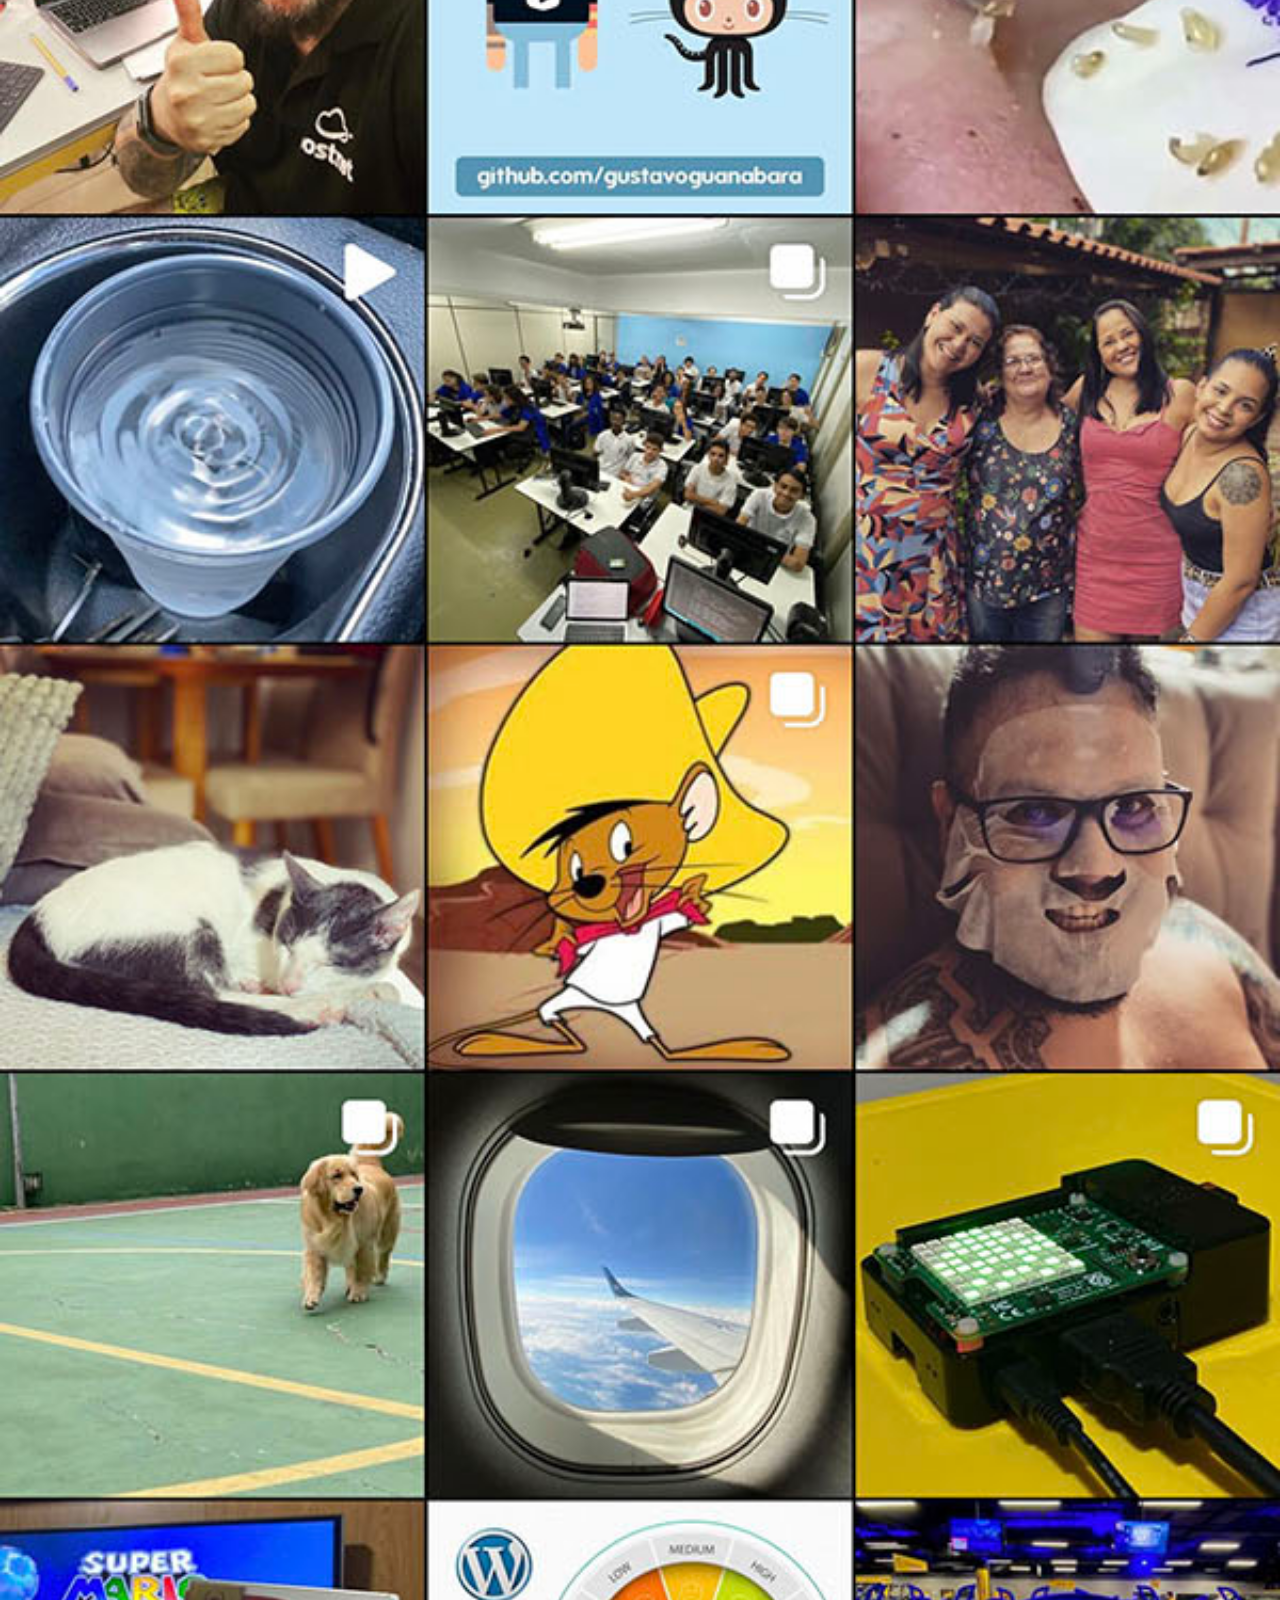
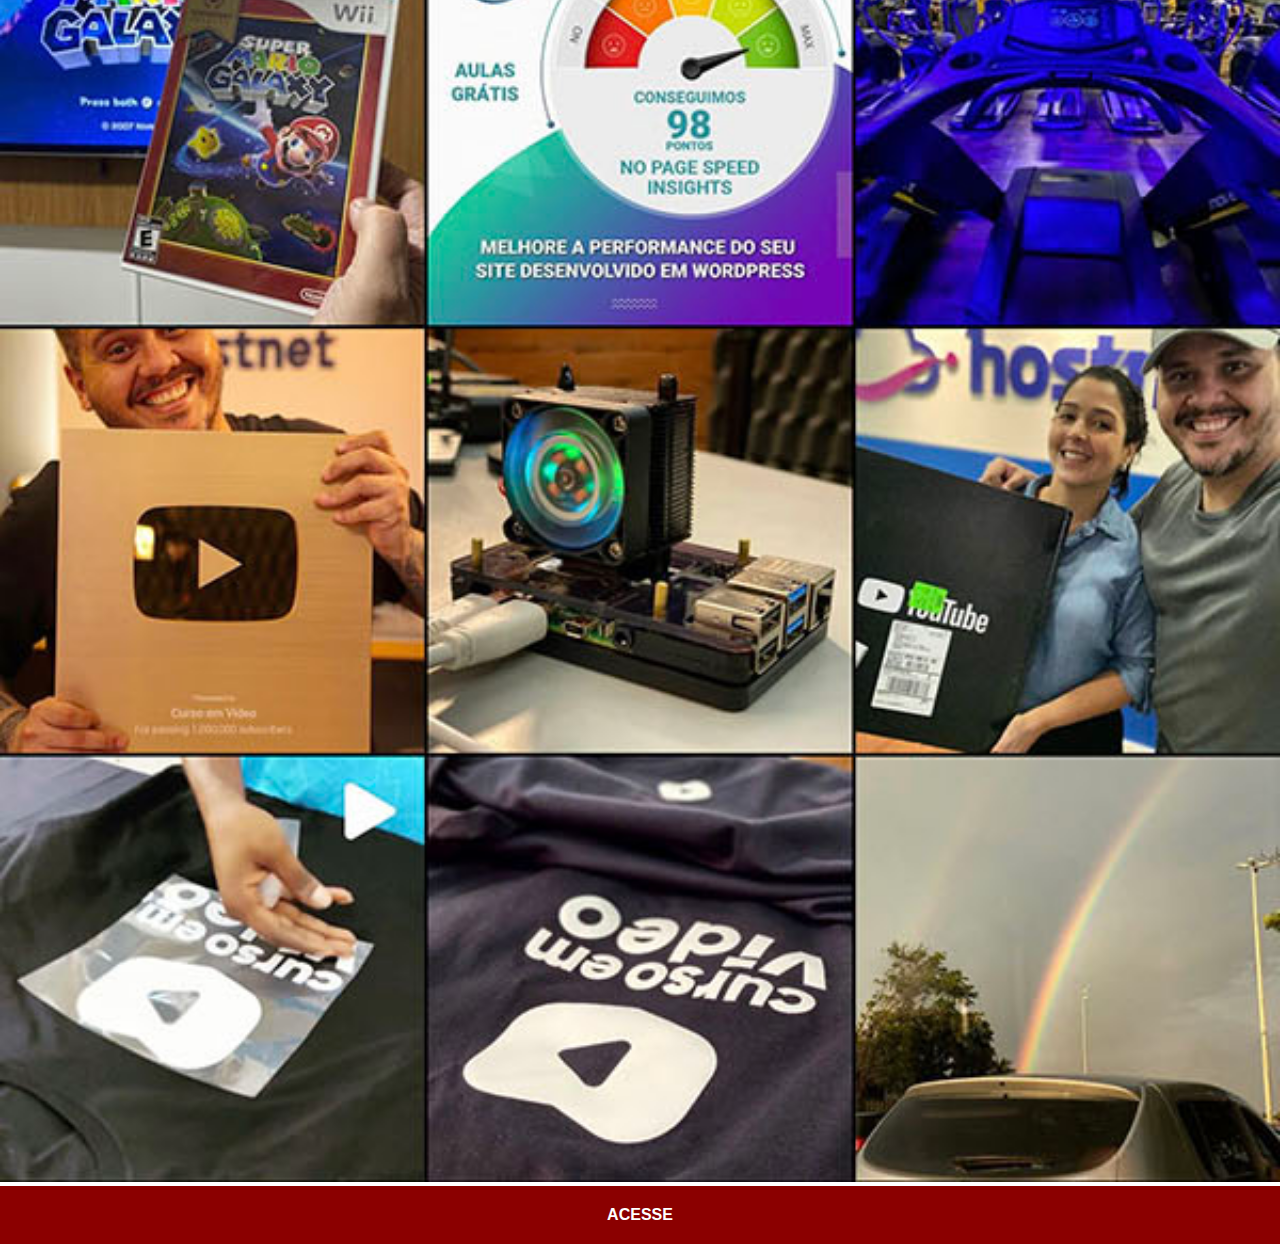
<file: instagram.html>
<!DOCTYPE html>
<html lang="pt-br">
<head>
    <meta charset="UTF-8">
    <meta name="viewport" content="width=device-width, initial-scale=1.0">
    <title>Instagram</title>
    <link rel="stylesheet" href="estilos/social.css">
</head>
<body>
    <img src="imagens/tela-instagram.jpg" alt="Instagram">
    <a href="https://www.instagram.com/gustavoguanabara/" target="_blank">ACESSE</a>
    
</body>
</html>
</file>
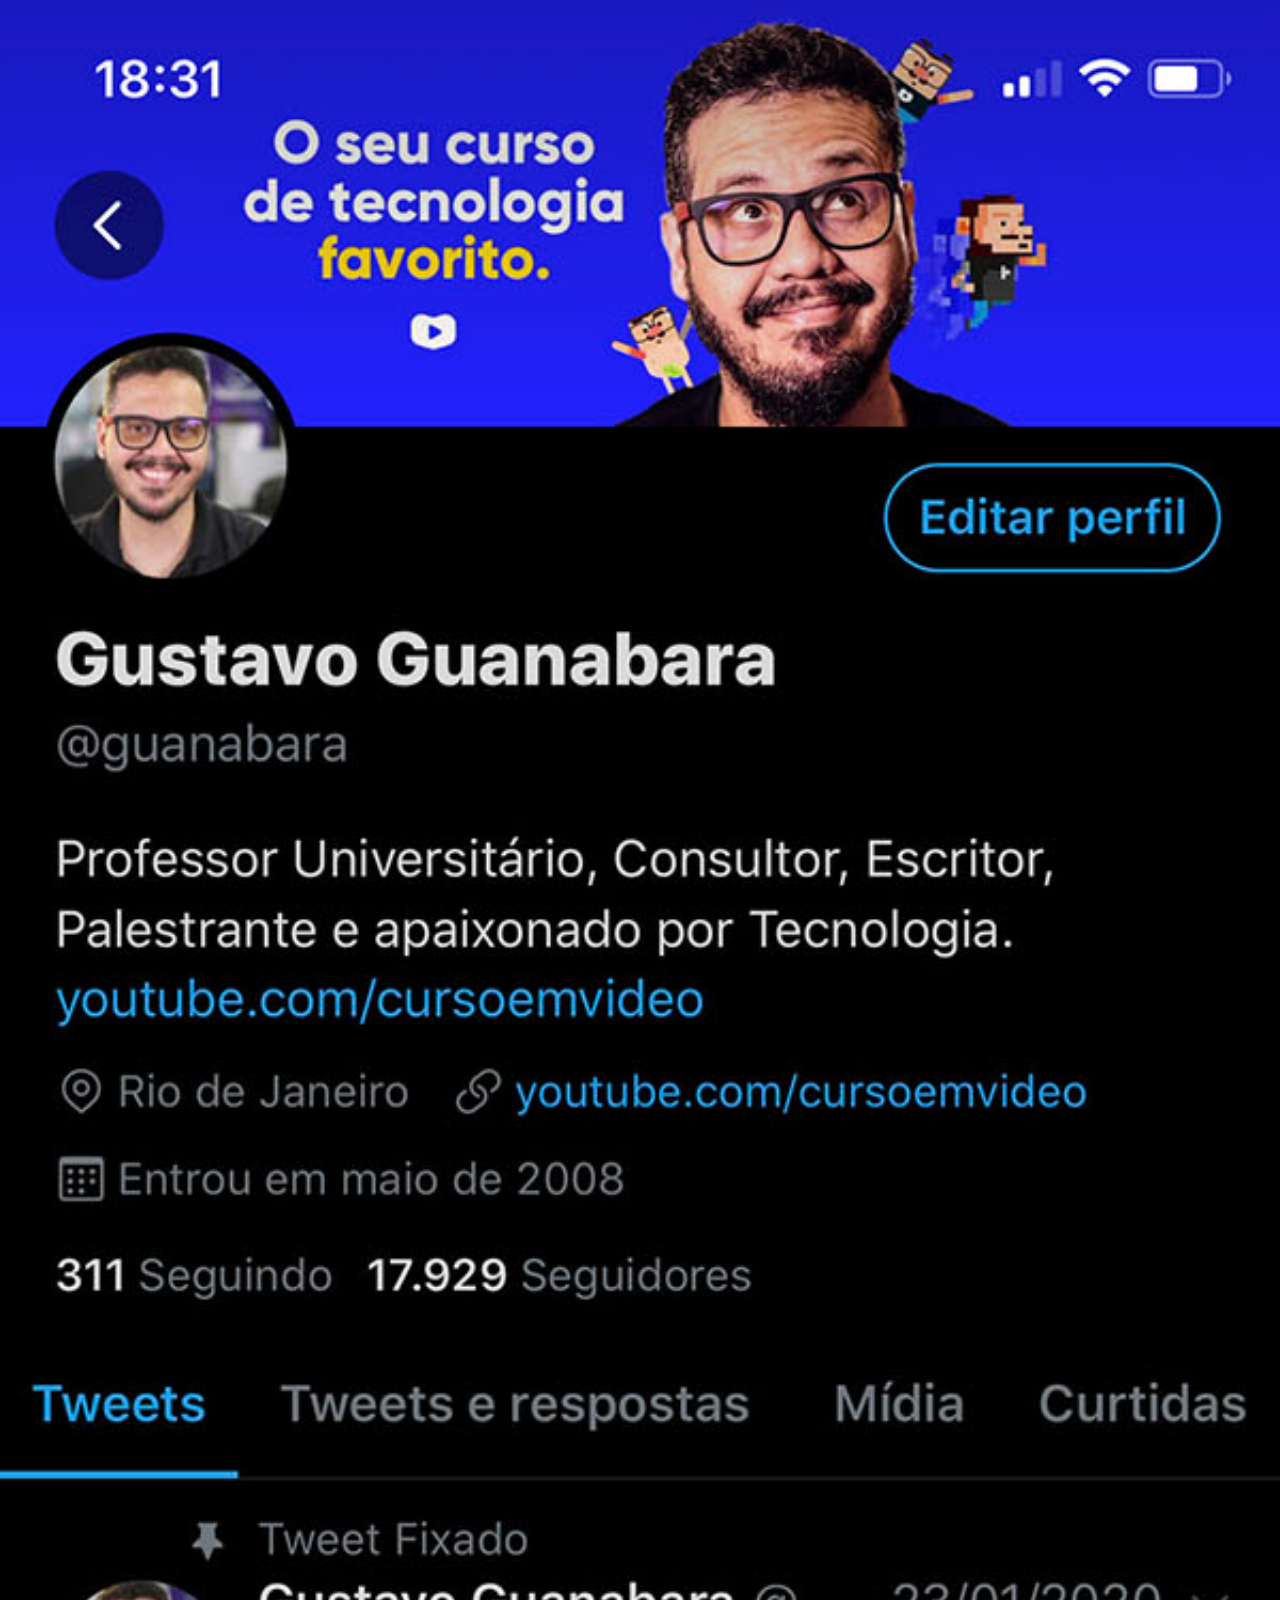
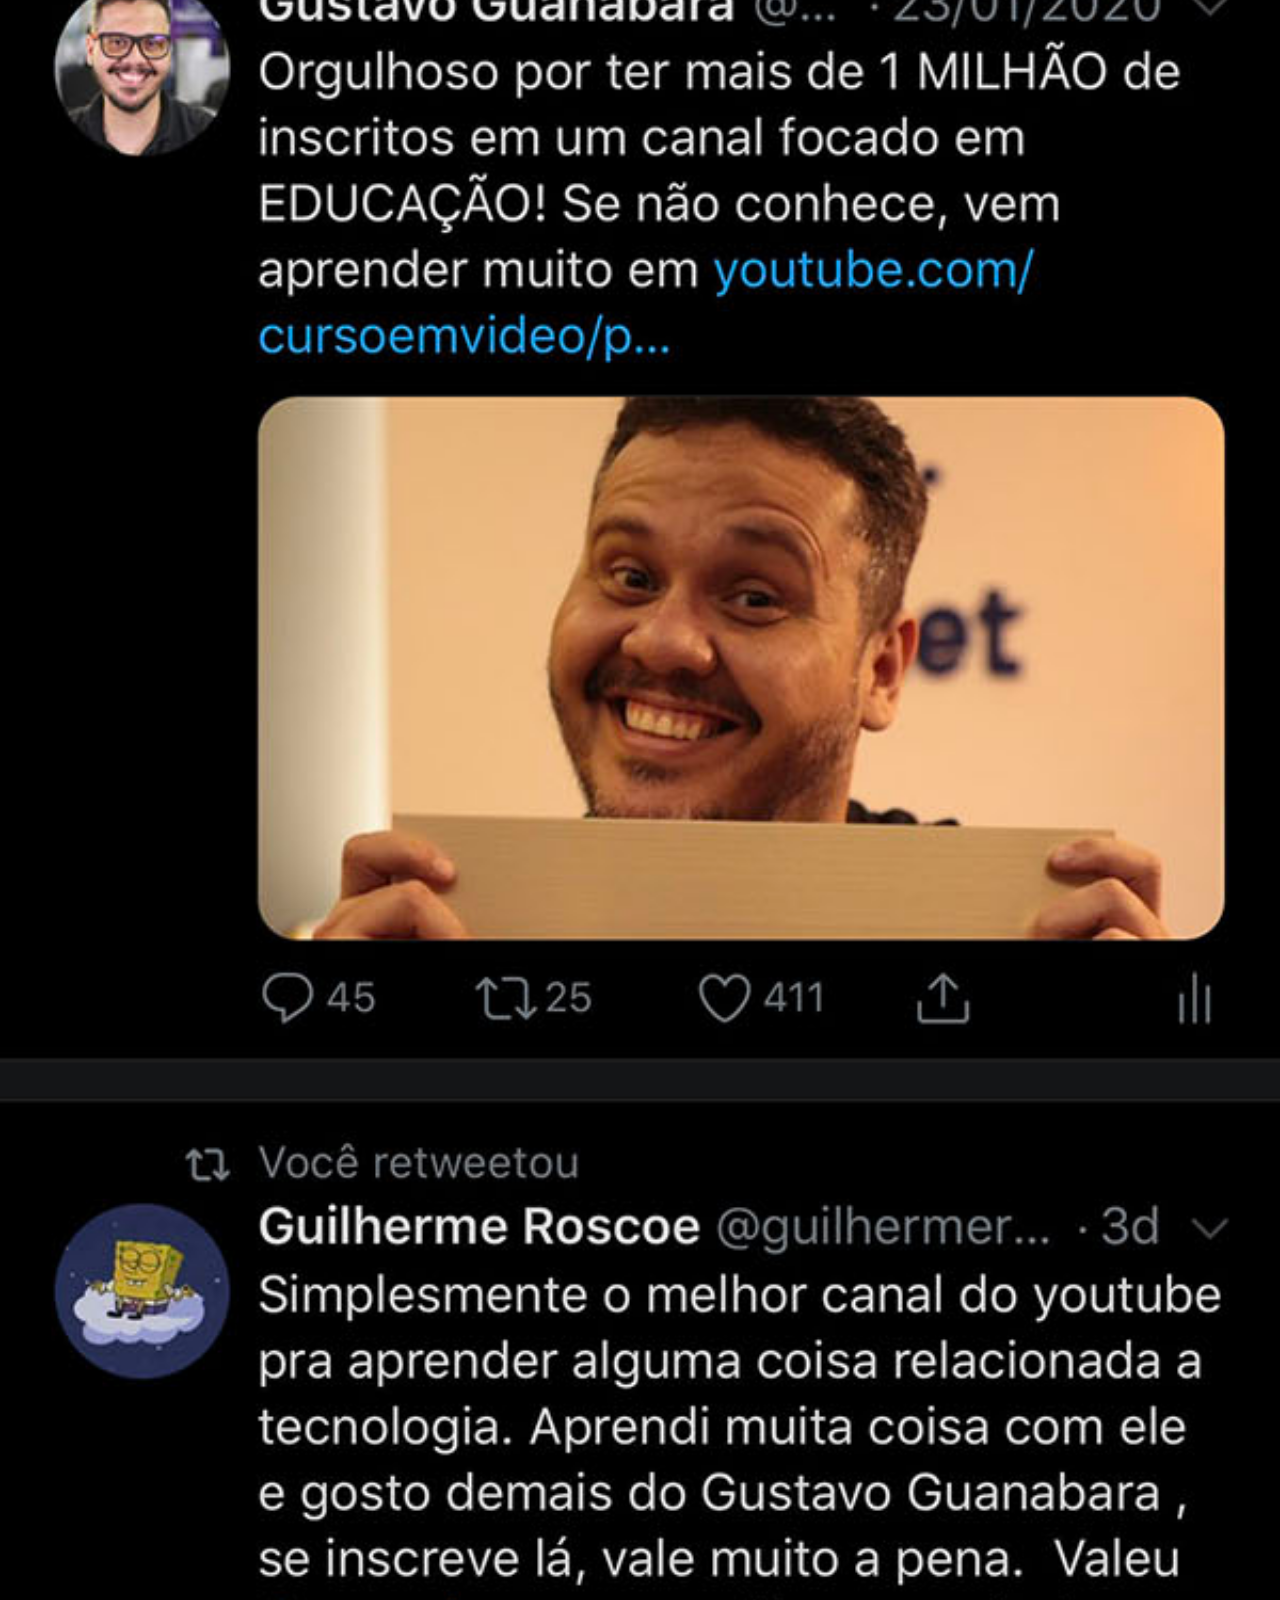
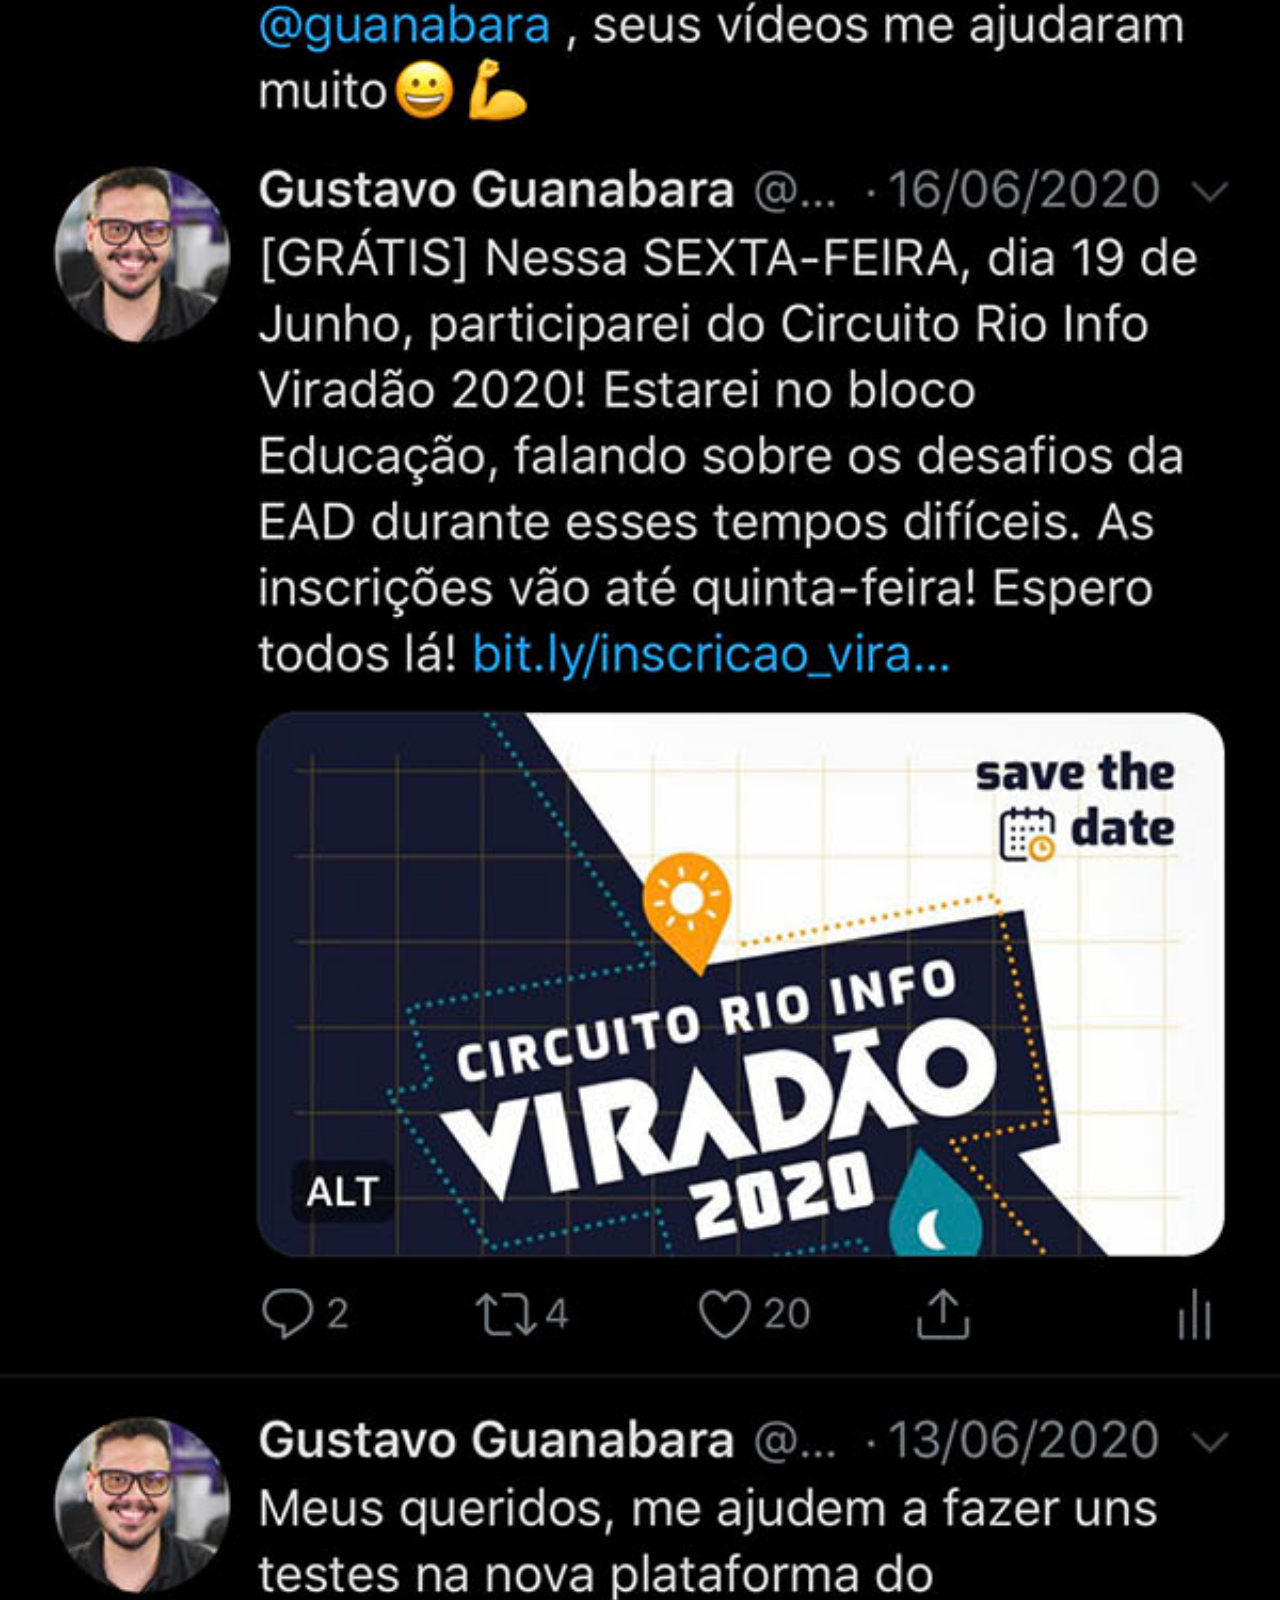
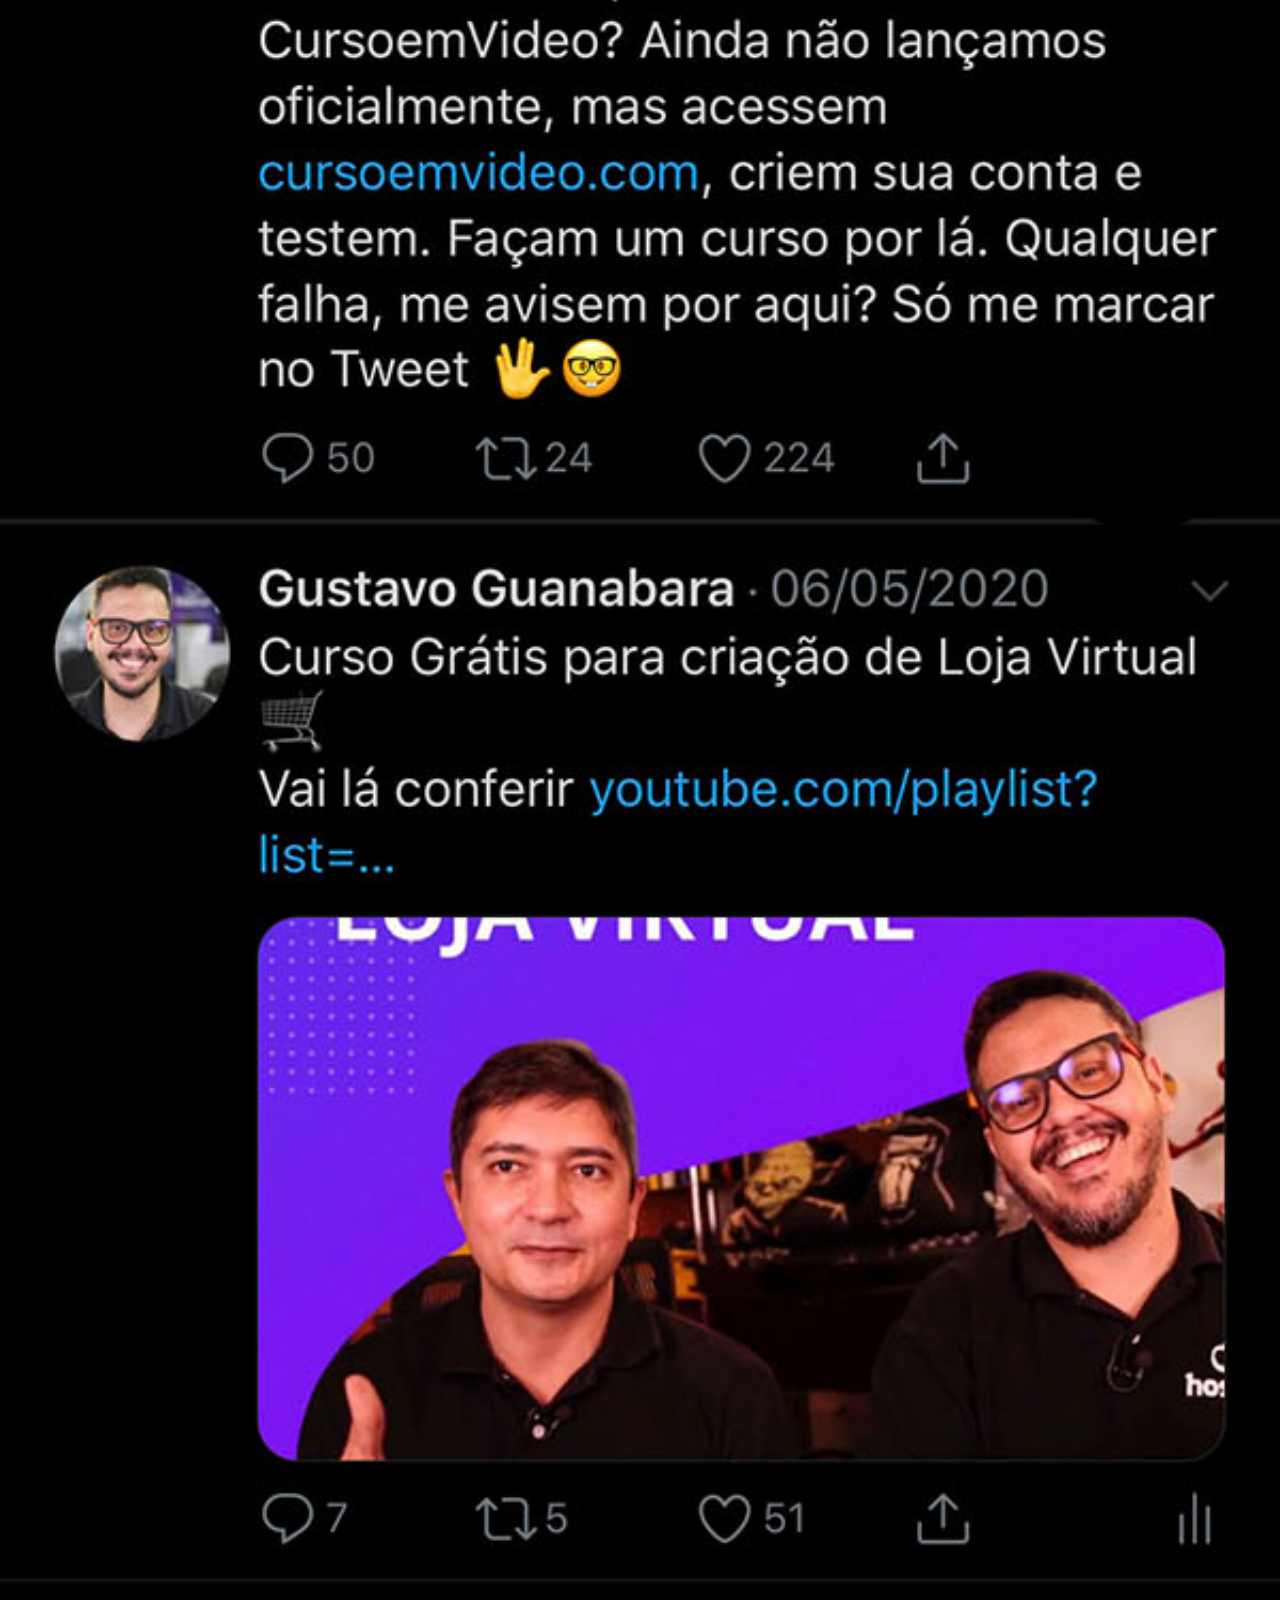
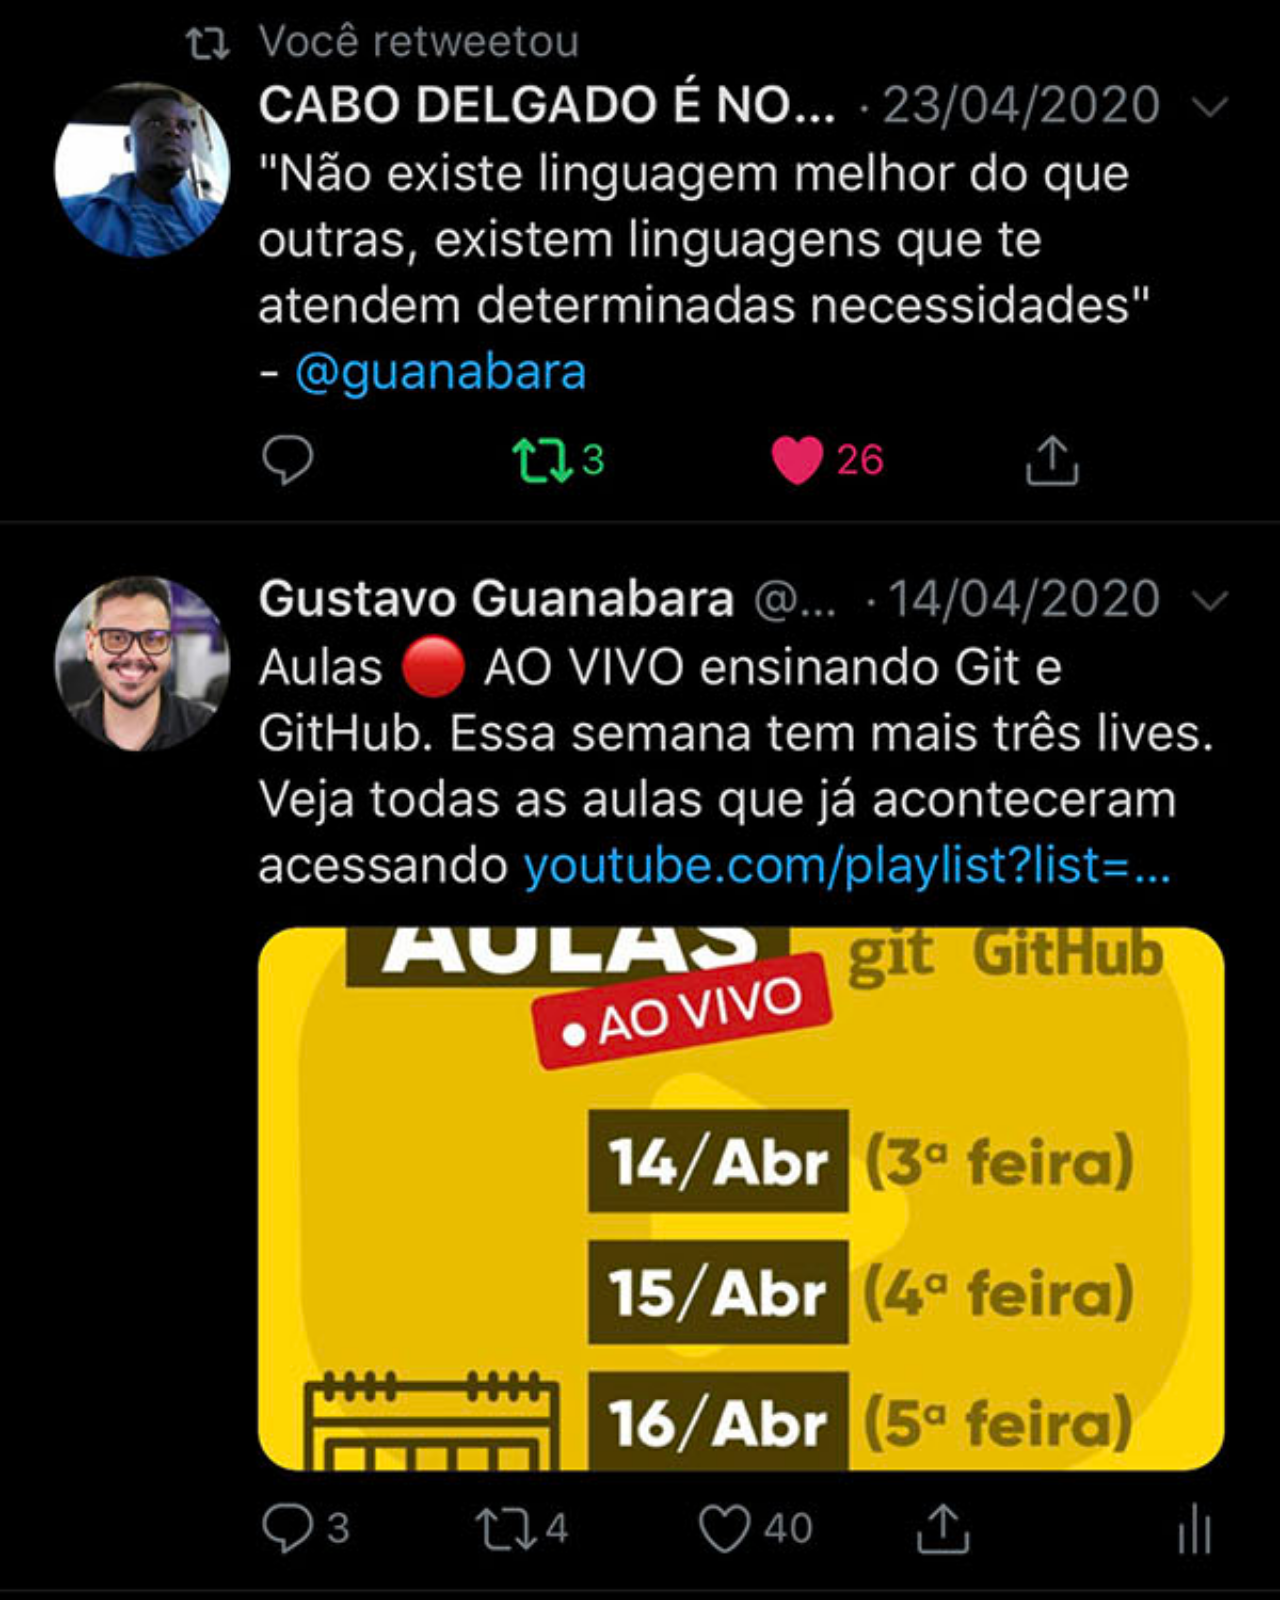
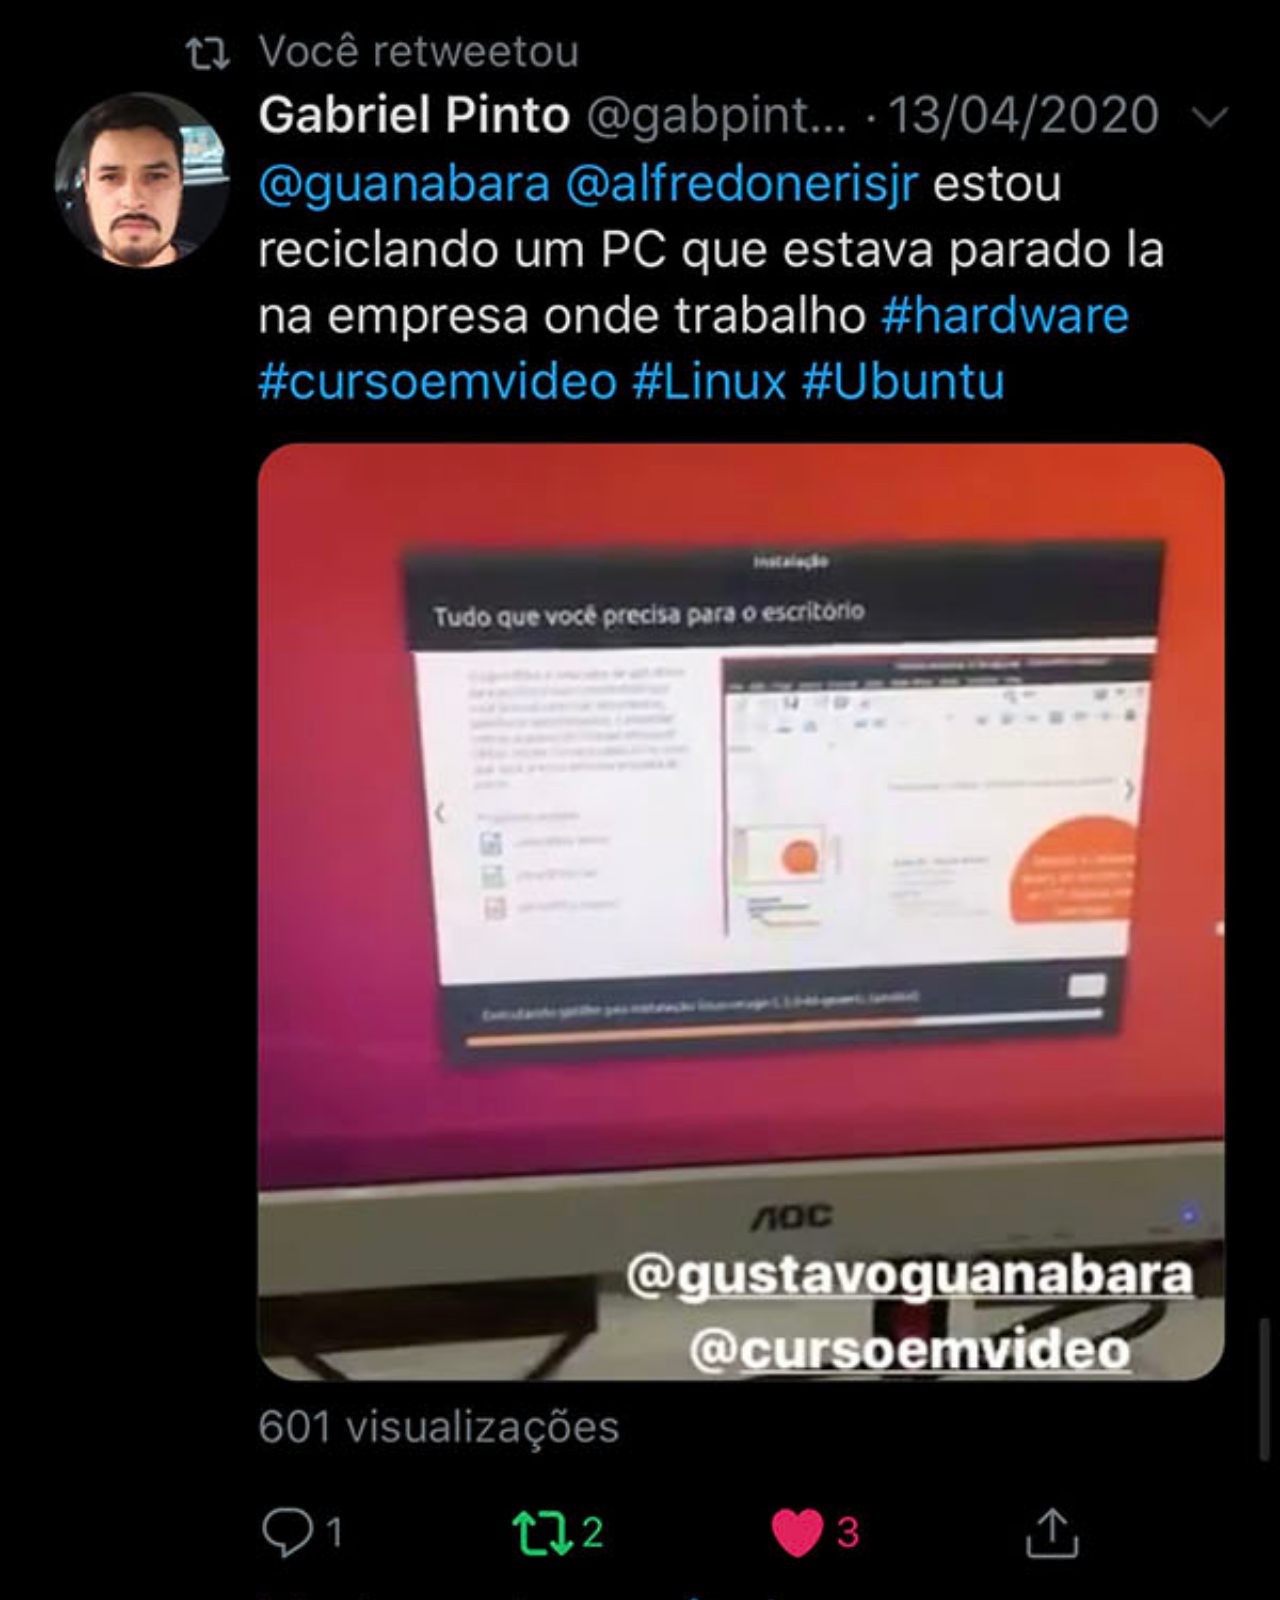
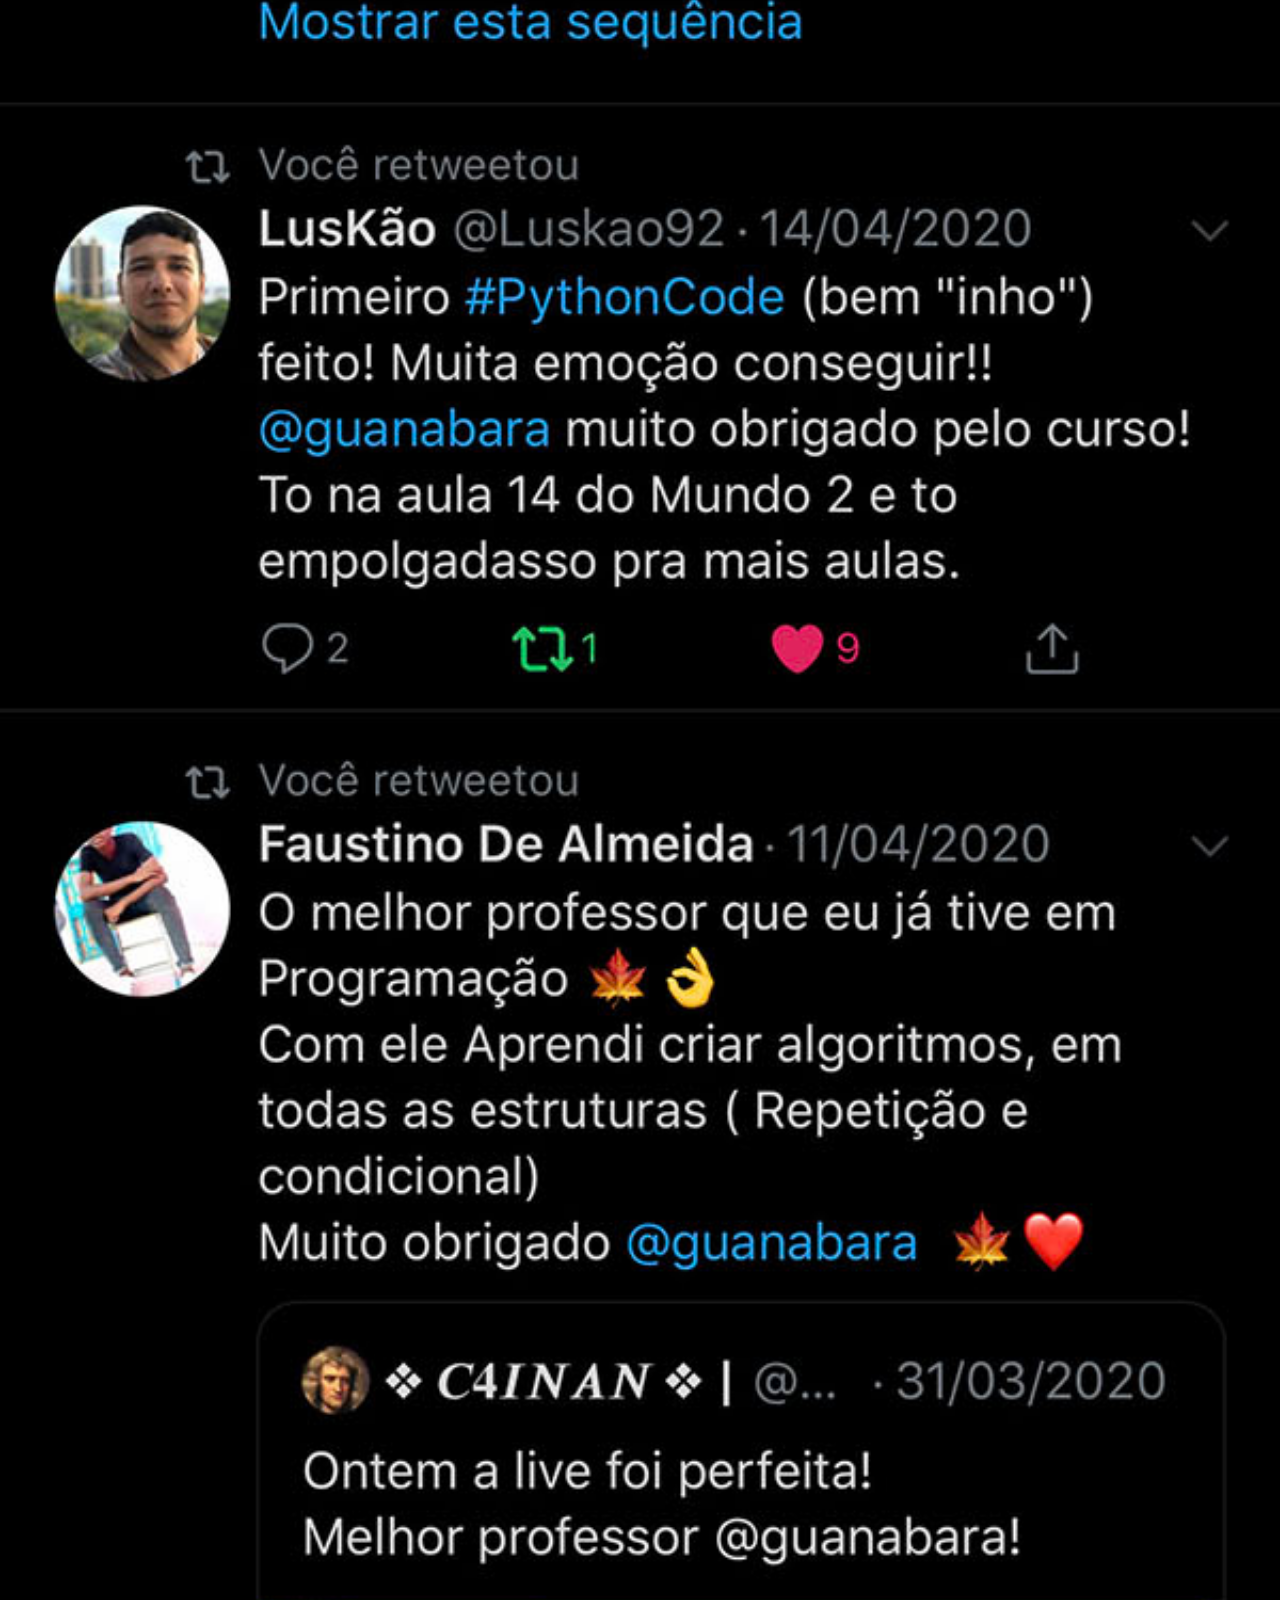
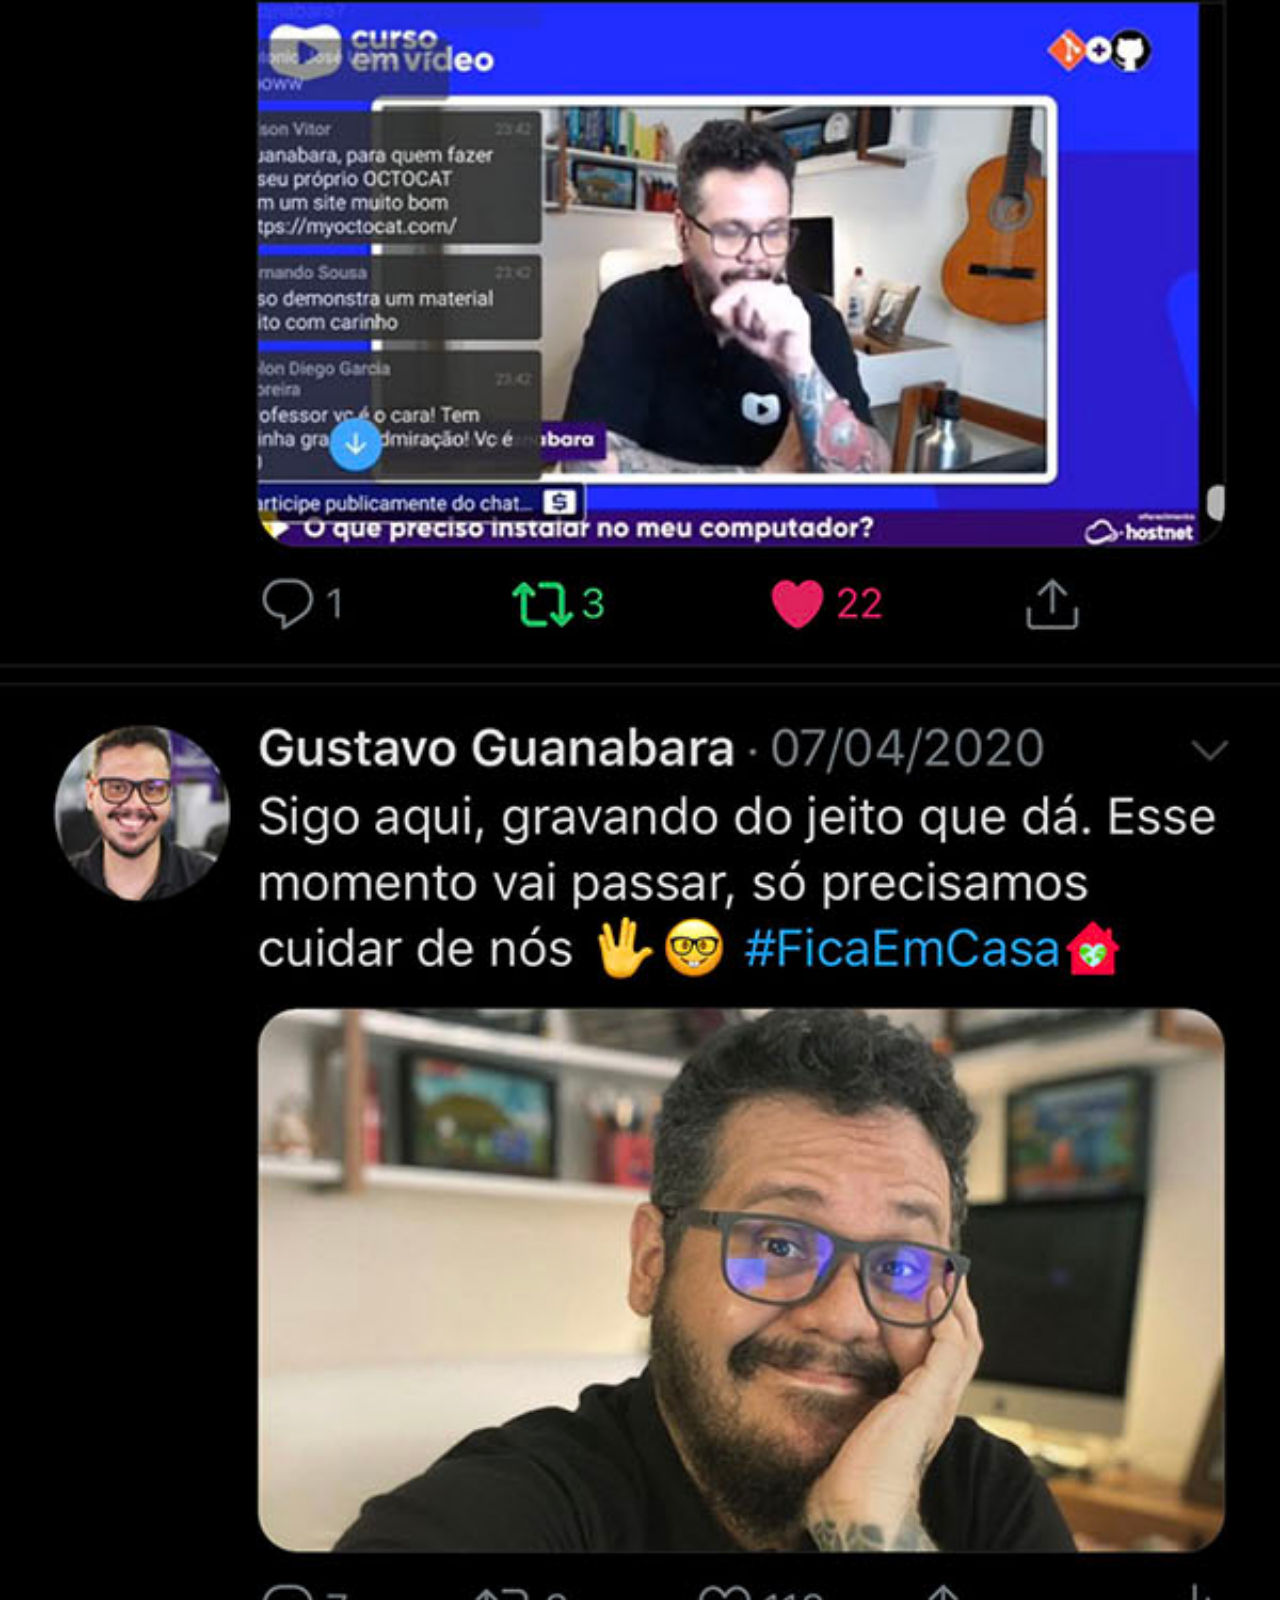
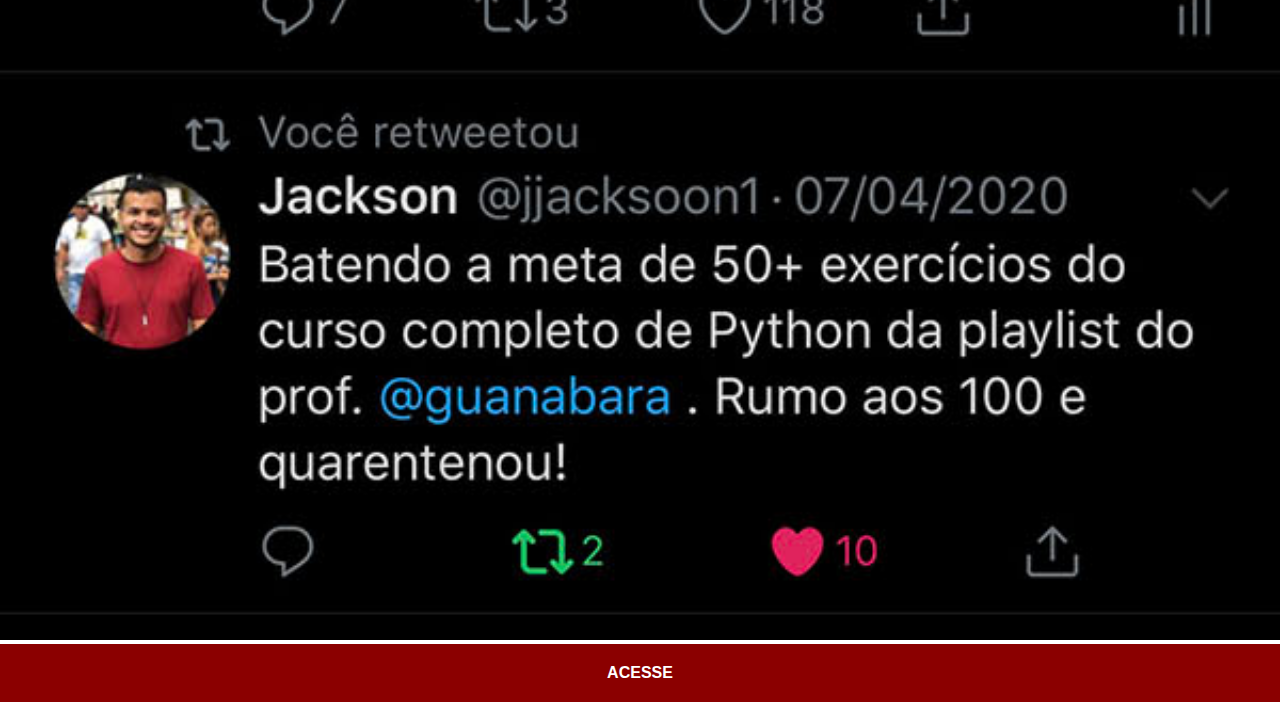
<file: twitter.html>
<!DOCTYPE html>
<html lang="pt-br">
<head>
    <meta charset="UTF-8">
    <meta name="viewport" content="width=device-width, initial-scale=1.0">
    <title>Twitter</title>
    <link rel="stylesheet" href="estilos/social.css">
</head>
<body>
    <img src="imagens/tela-twitter.jpg" alt="Twitter">
    <a href="https://twitter.com/guanabara" target="_blank">ACESSE</a>
    
</body>
</html>
</file>
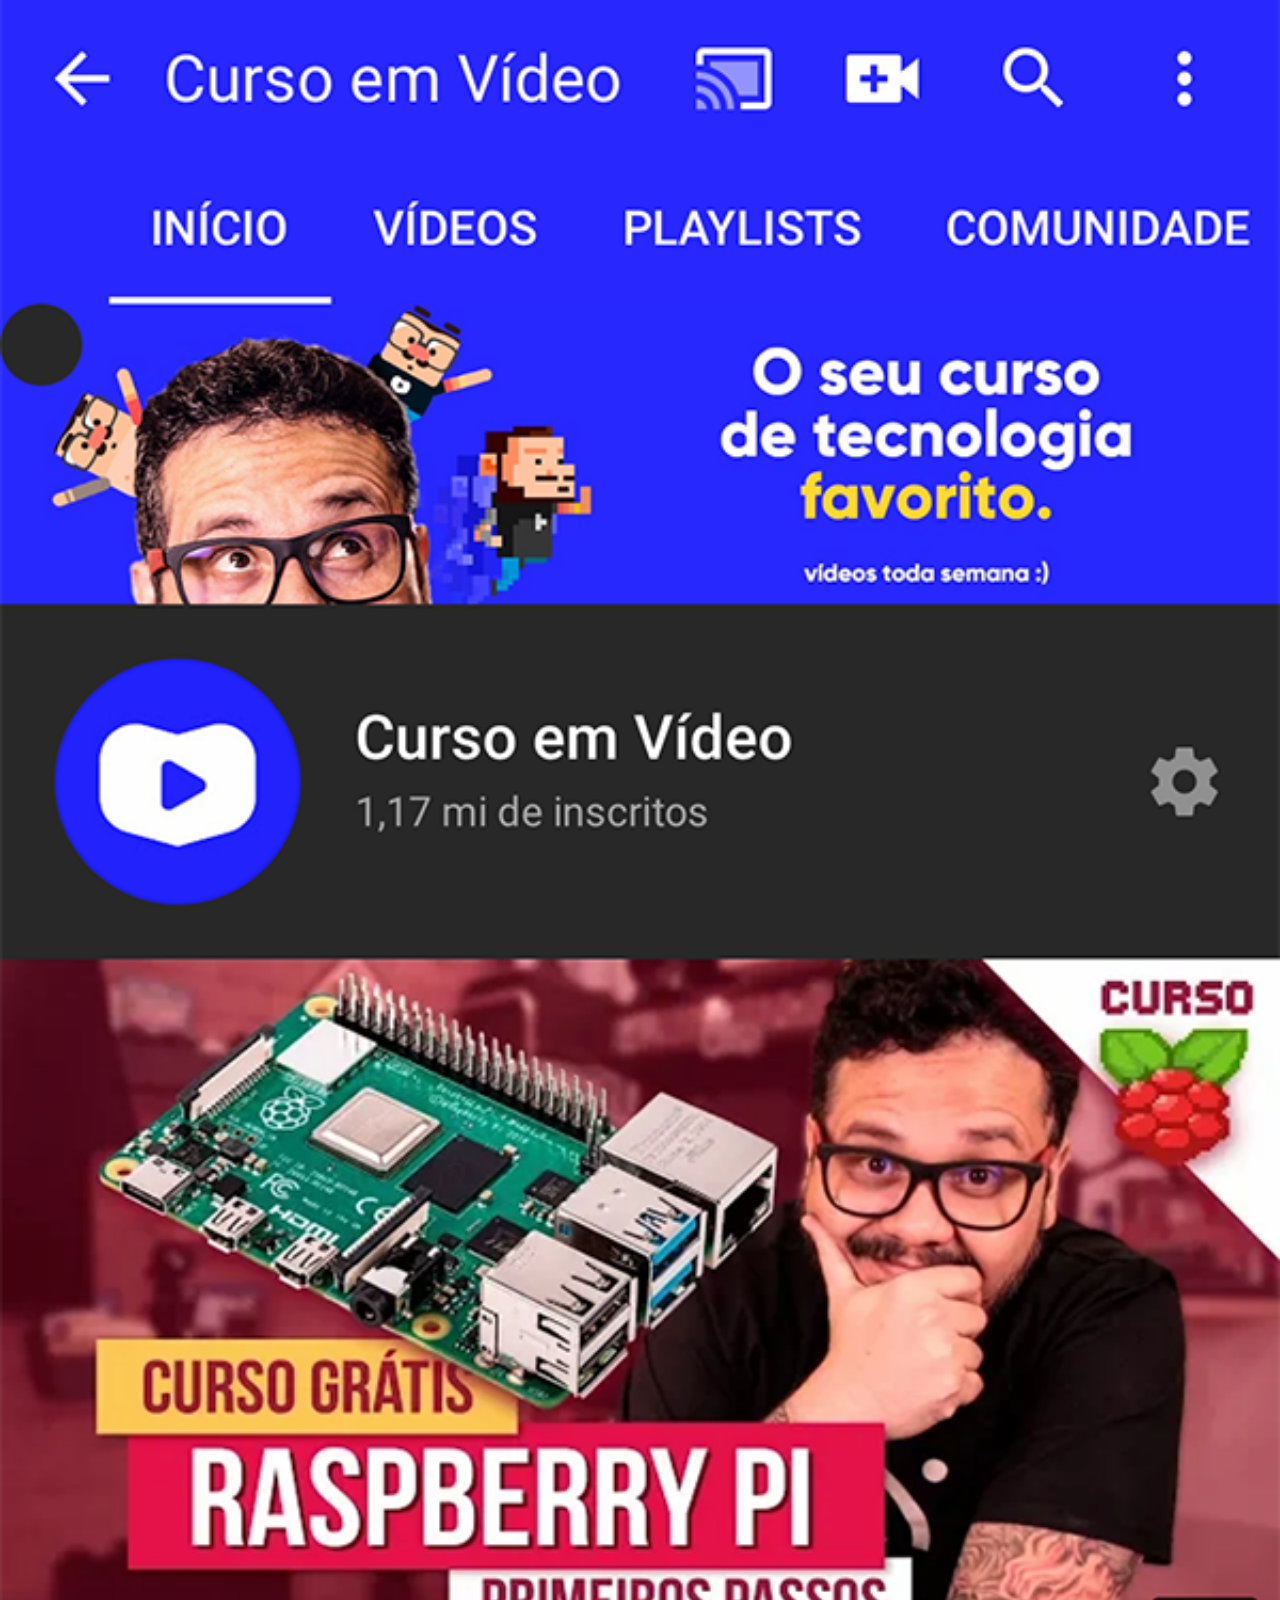
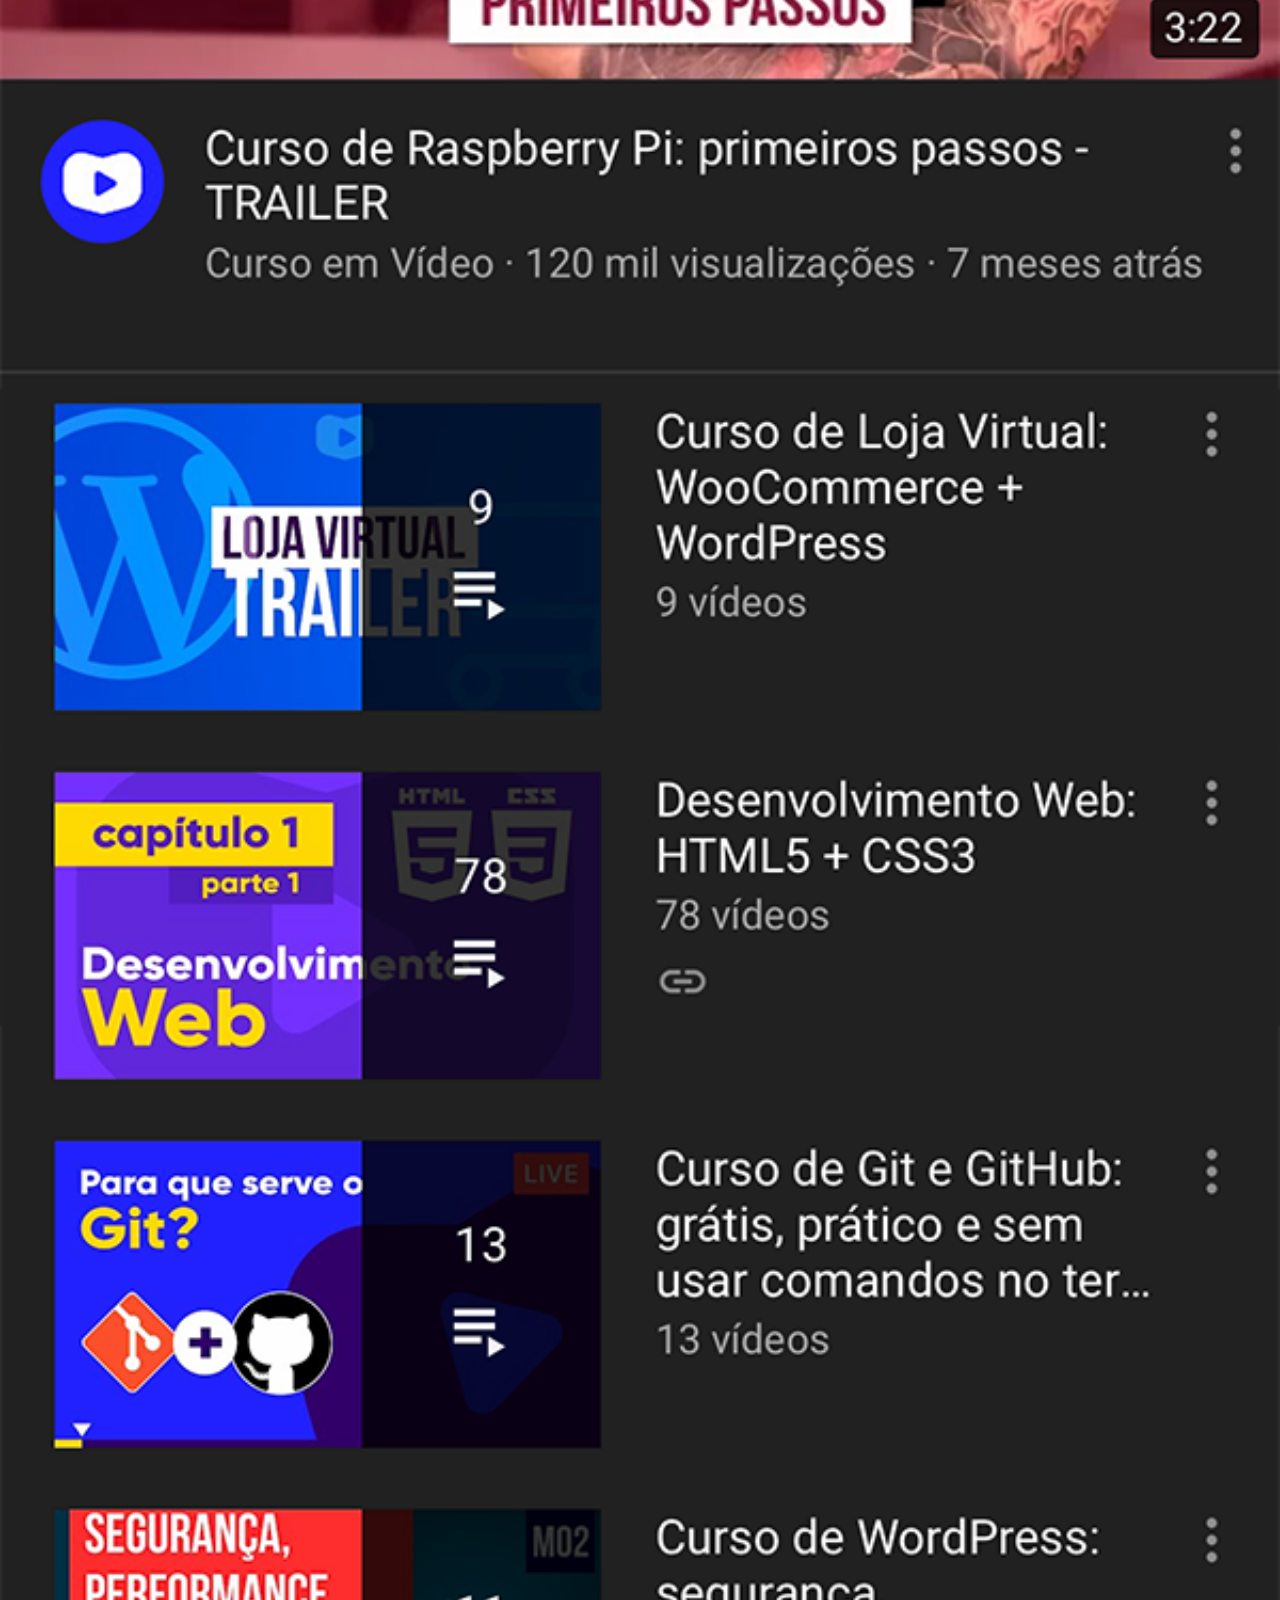
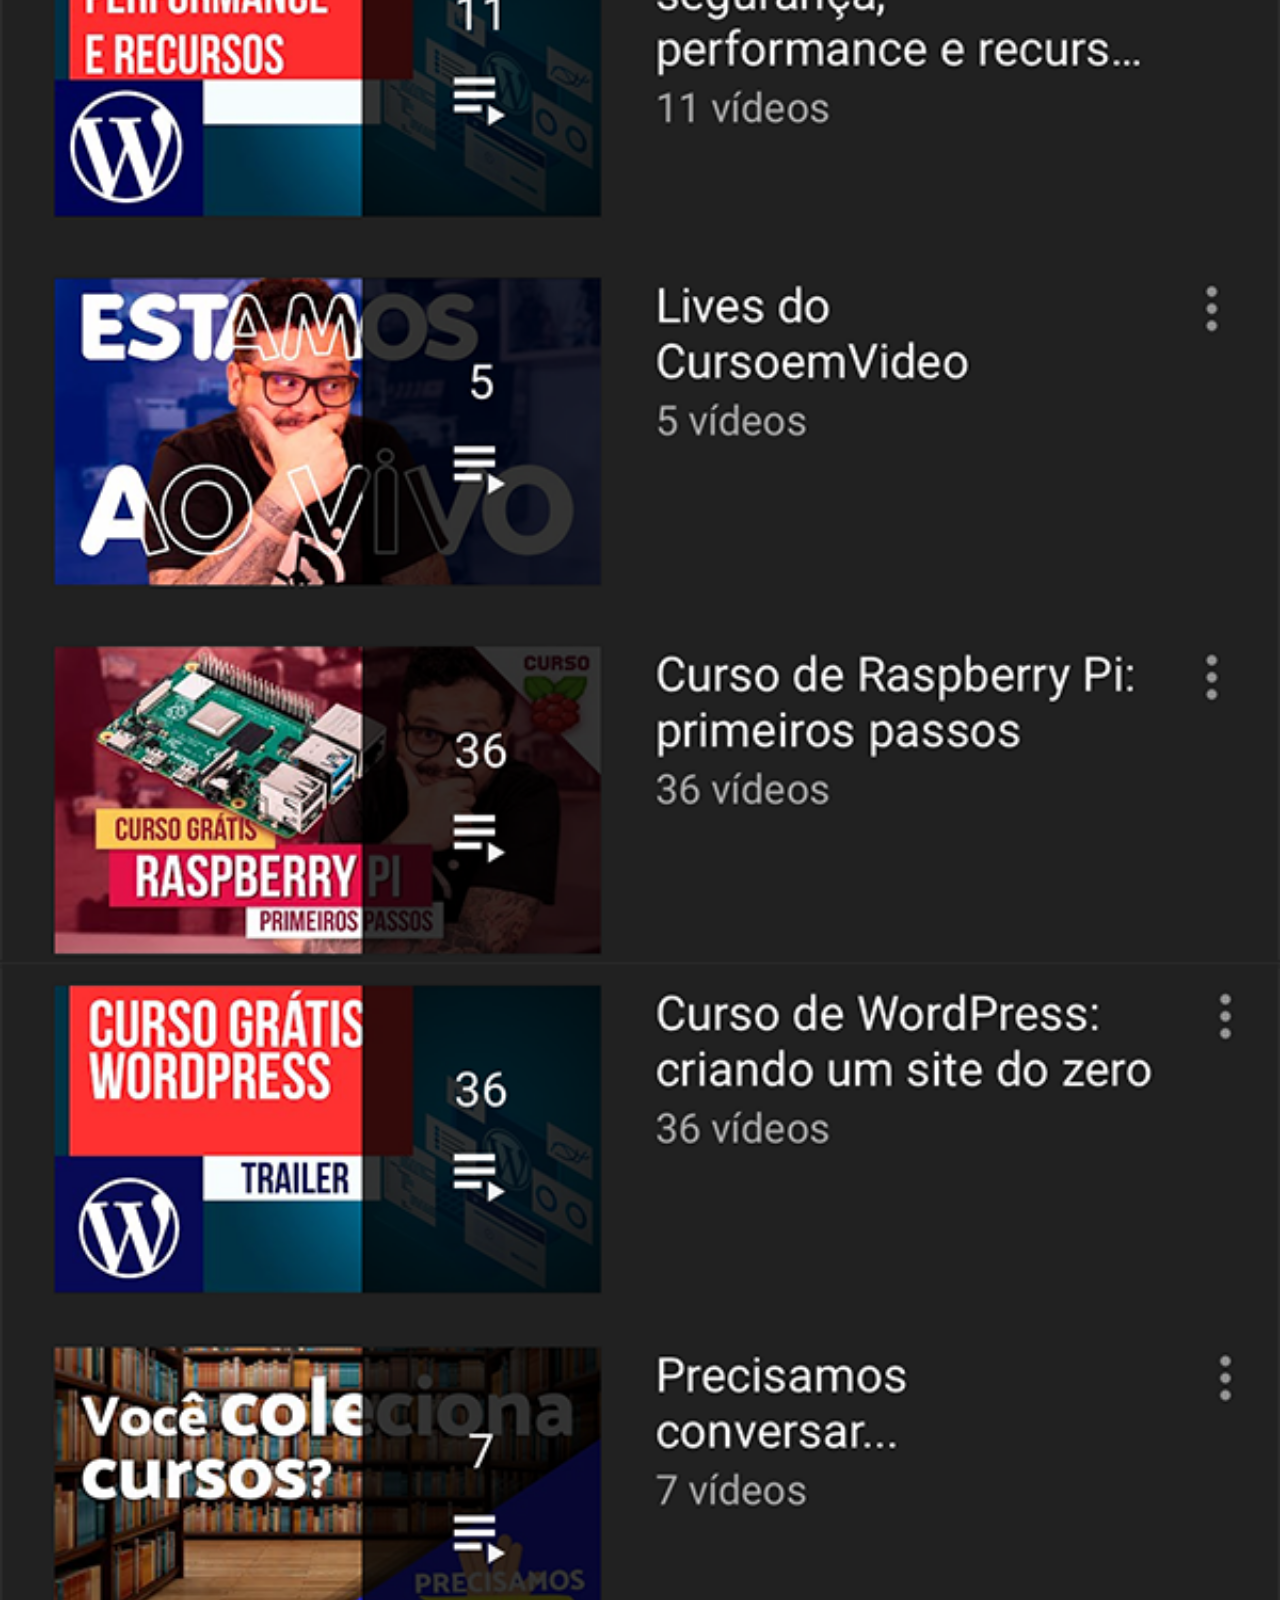
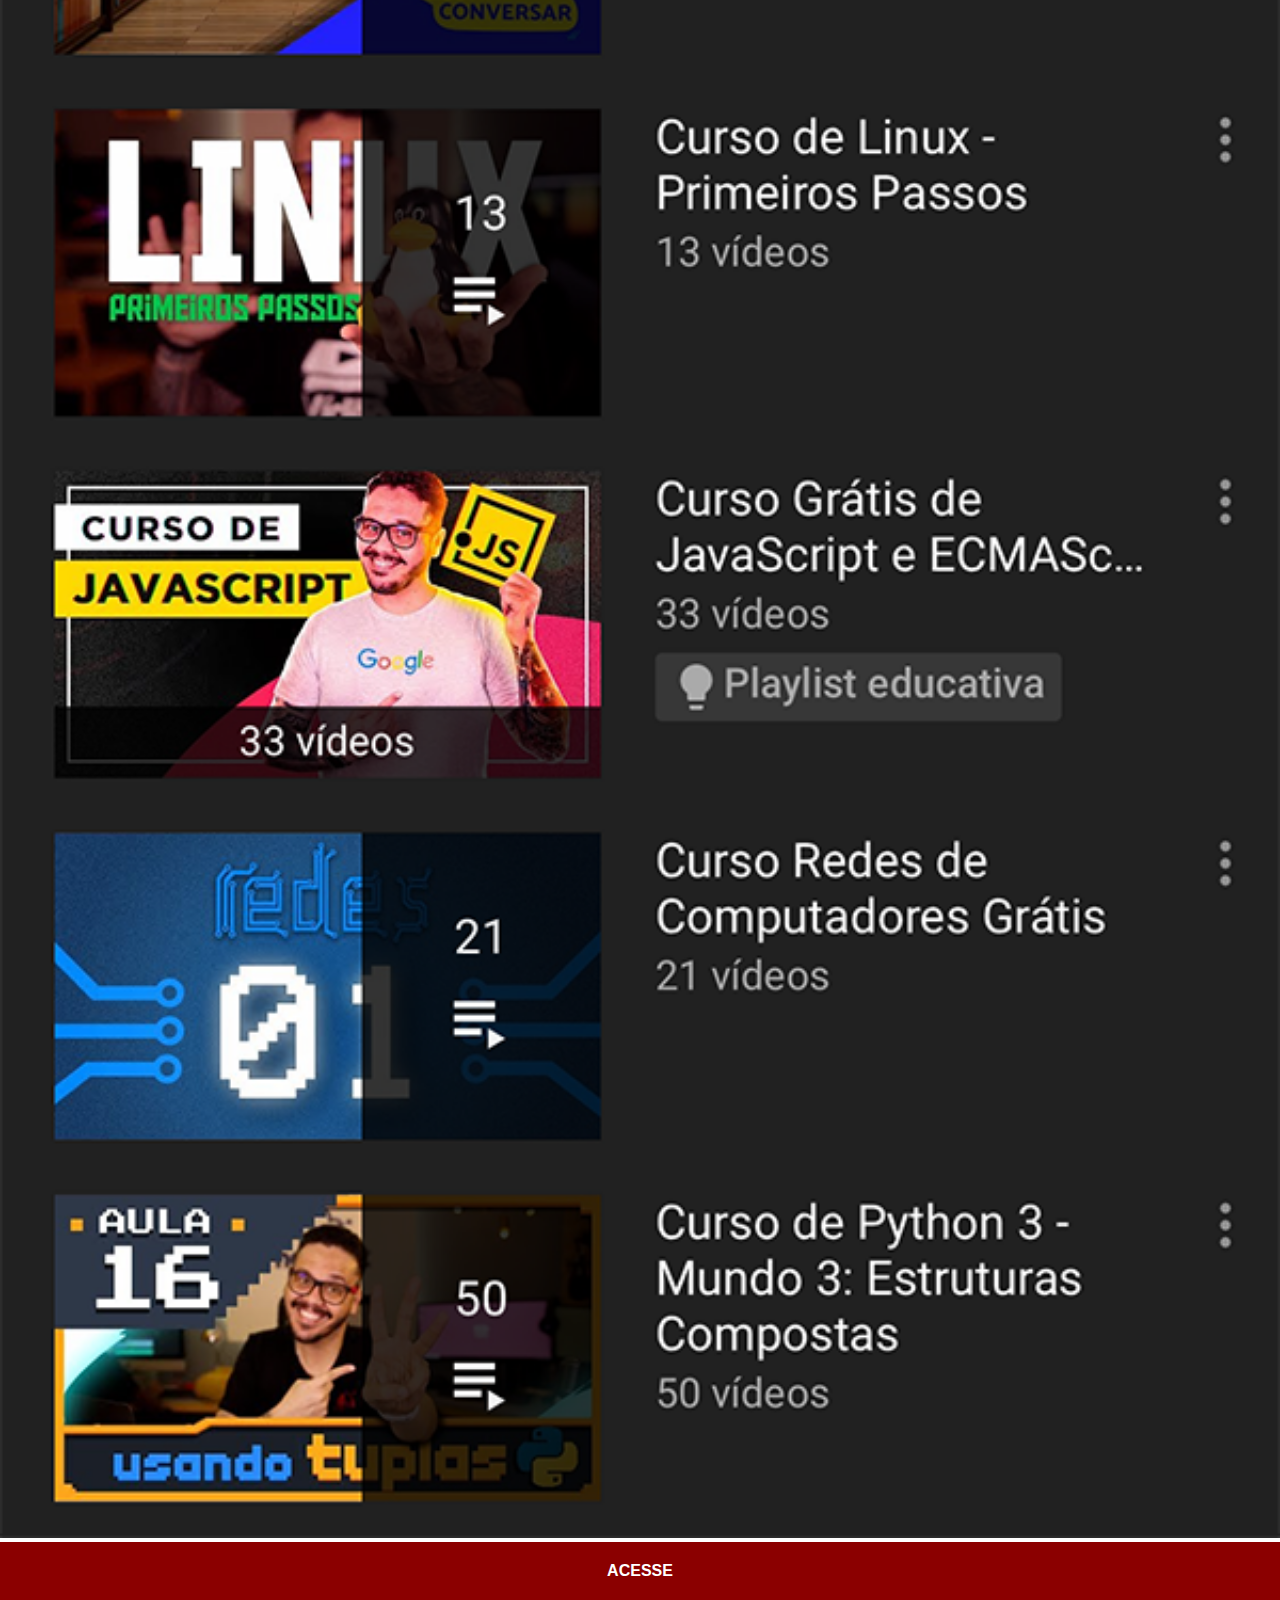
<file: youtube.html>
<!DOCTYPE html>
<html lang="pt-br">
<head>
    <meta charset="UTF-8">
    <meta name="viewport" content="width=device-width, initial-scale=1.0">
    <title>Youtube</title>
    <link rel="stylesheet" href="estilos/social.css">
</head>
<body>
    <img src="imagens/tela-youtube.png" alt="Youtube">
    <a href="https://www.youtube.com/user/cursoemvideo/playlists" target="_blank">ACESSE</a>
    
</body>
</html>
</file>
<file: estilos/style.css>
@charset "UTF-8";

* {
    margin: 0px;
    padding: 0px;
    font-family: Arial, Helvetica, sans-serif;
}

html, body {
    height: 100vh;
    width: 100vw;
    background-color: black;
}

body {
    background: url(../imagens/fundo-madeira.jpg) no-repeat top center;
    background-size: cover;
    background-attachment: fixed;
} 


main {
    position: relative;
    height: 100vh;
}

section#telefone {
    position: absolute;
    top: 50%;
    left: 50%;
    transform: translate(-50%, -50%);
    height: 627px;
    width: 311px;
    background-color: blue;
    background:url(../imagens/frame-iphone.png) no-repeat;
}

iframe#tela {
    position: relative;
    top: 80px;
    left: 22px;
    width: 267px;
    height: 471px;
}
section#redes-sociais {
    text-align: right;
}

section#redes-sociais > a > img {
    width: 50px;
    margin: 10px;
    border-radius: 50%;
    box-shadow: 2px 2px 5px rgba(0, 0, 0, 0.413);
    box-sizing: border-box;
}

section#redes-sociais img:hover {
    border: 2px solid rgba(255, 255, 255, 0.603);
    transform: translate(-3px, -3px);
    box-shadow: 5px 5px 10px rgba(0, 0, 0, 0.615);
    transition: transform .3s, border .3s;
}
</file>
<file: estilos/social.css>
@charset "UTF-8";

* {
    margin: 0px;
    padding: 0px;
    font-family: Arial, Helvetica, sans-serif;
}

::-webkit-scrollbar {
    width: 0px;
    height: 0px;
}


img {
    width: 100vw;
    
}
a {
    display: block;
    background-color: darkred;
    color: white;
    padding: 20px;
    text-align: center;
    font-weight: bolder;
    text-decoration: none;
    
}
a:hover {
    text-decoration: underline;
    background-color: red;
}
</file>
